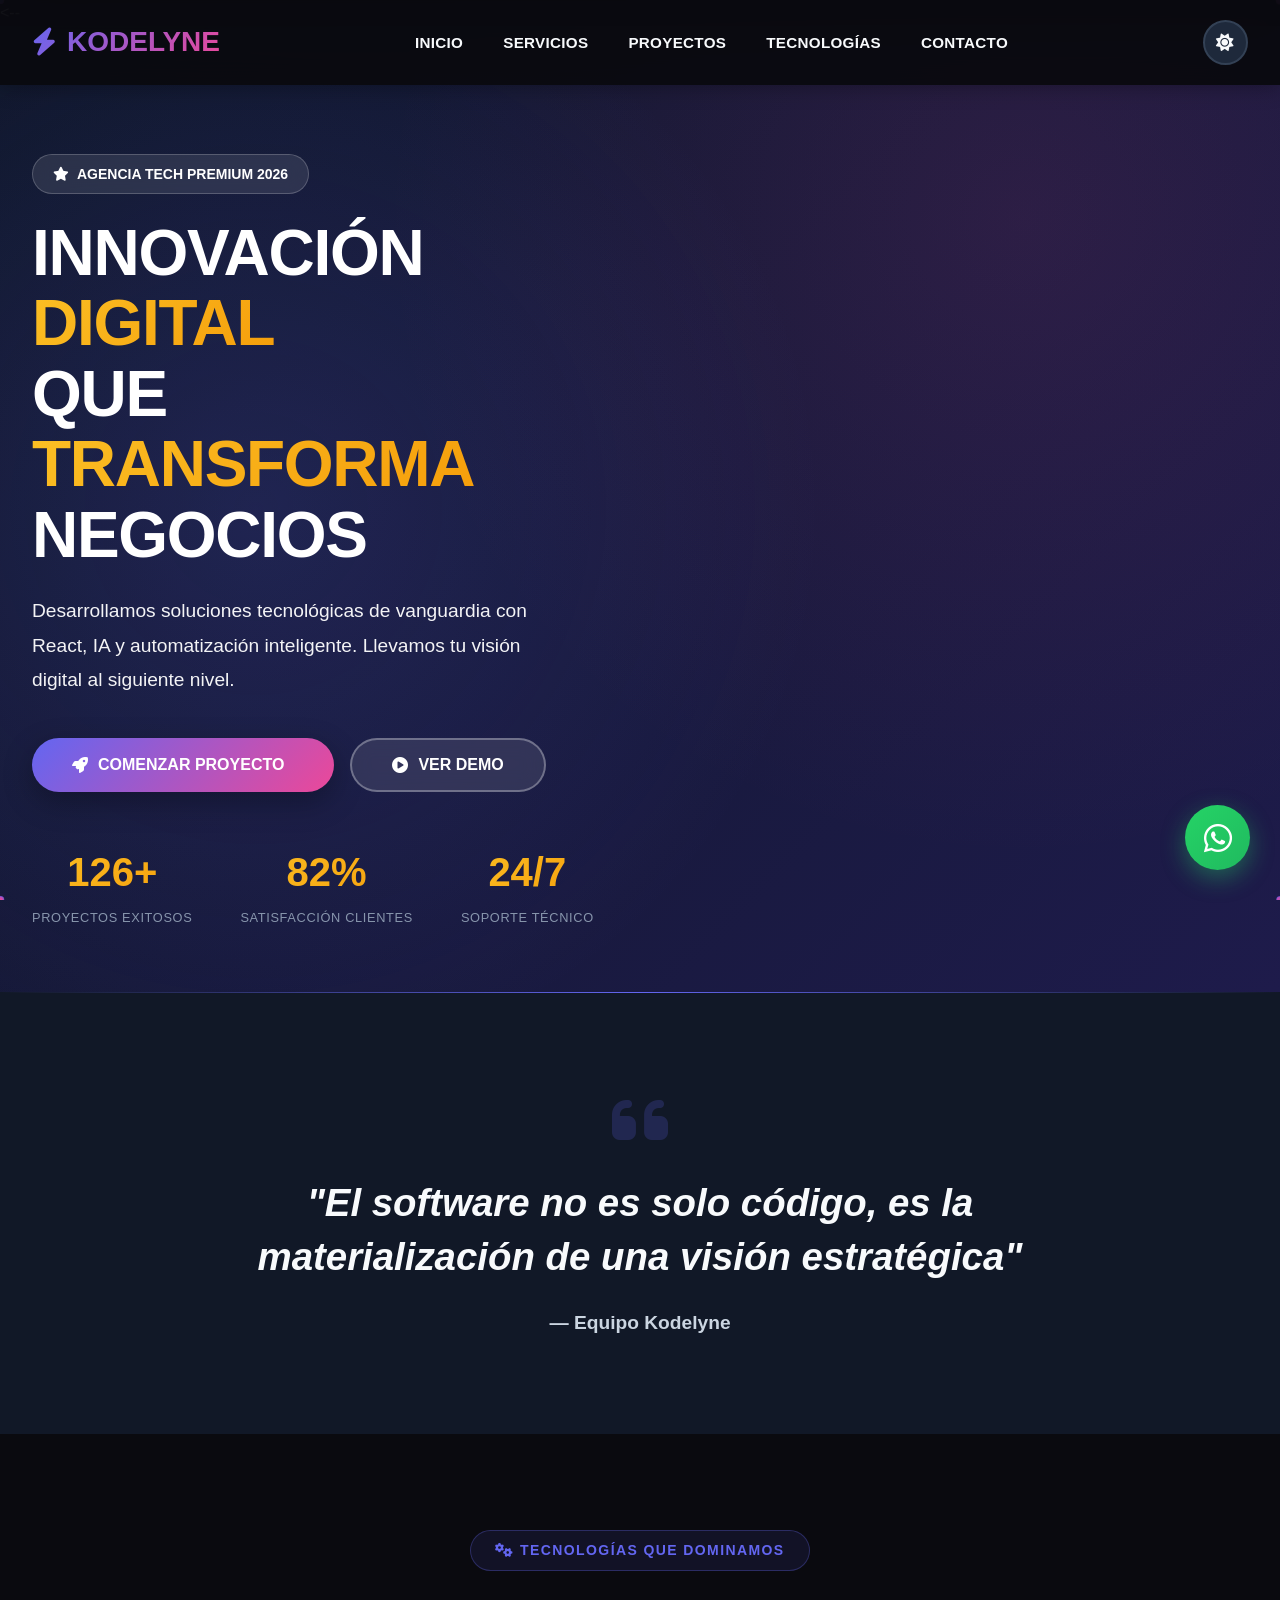
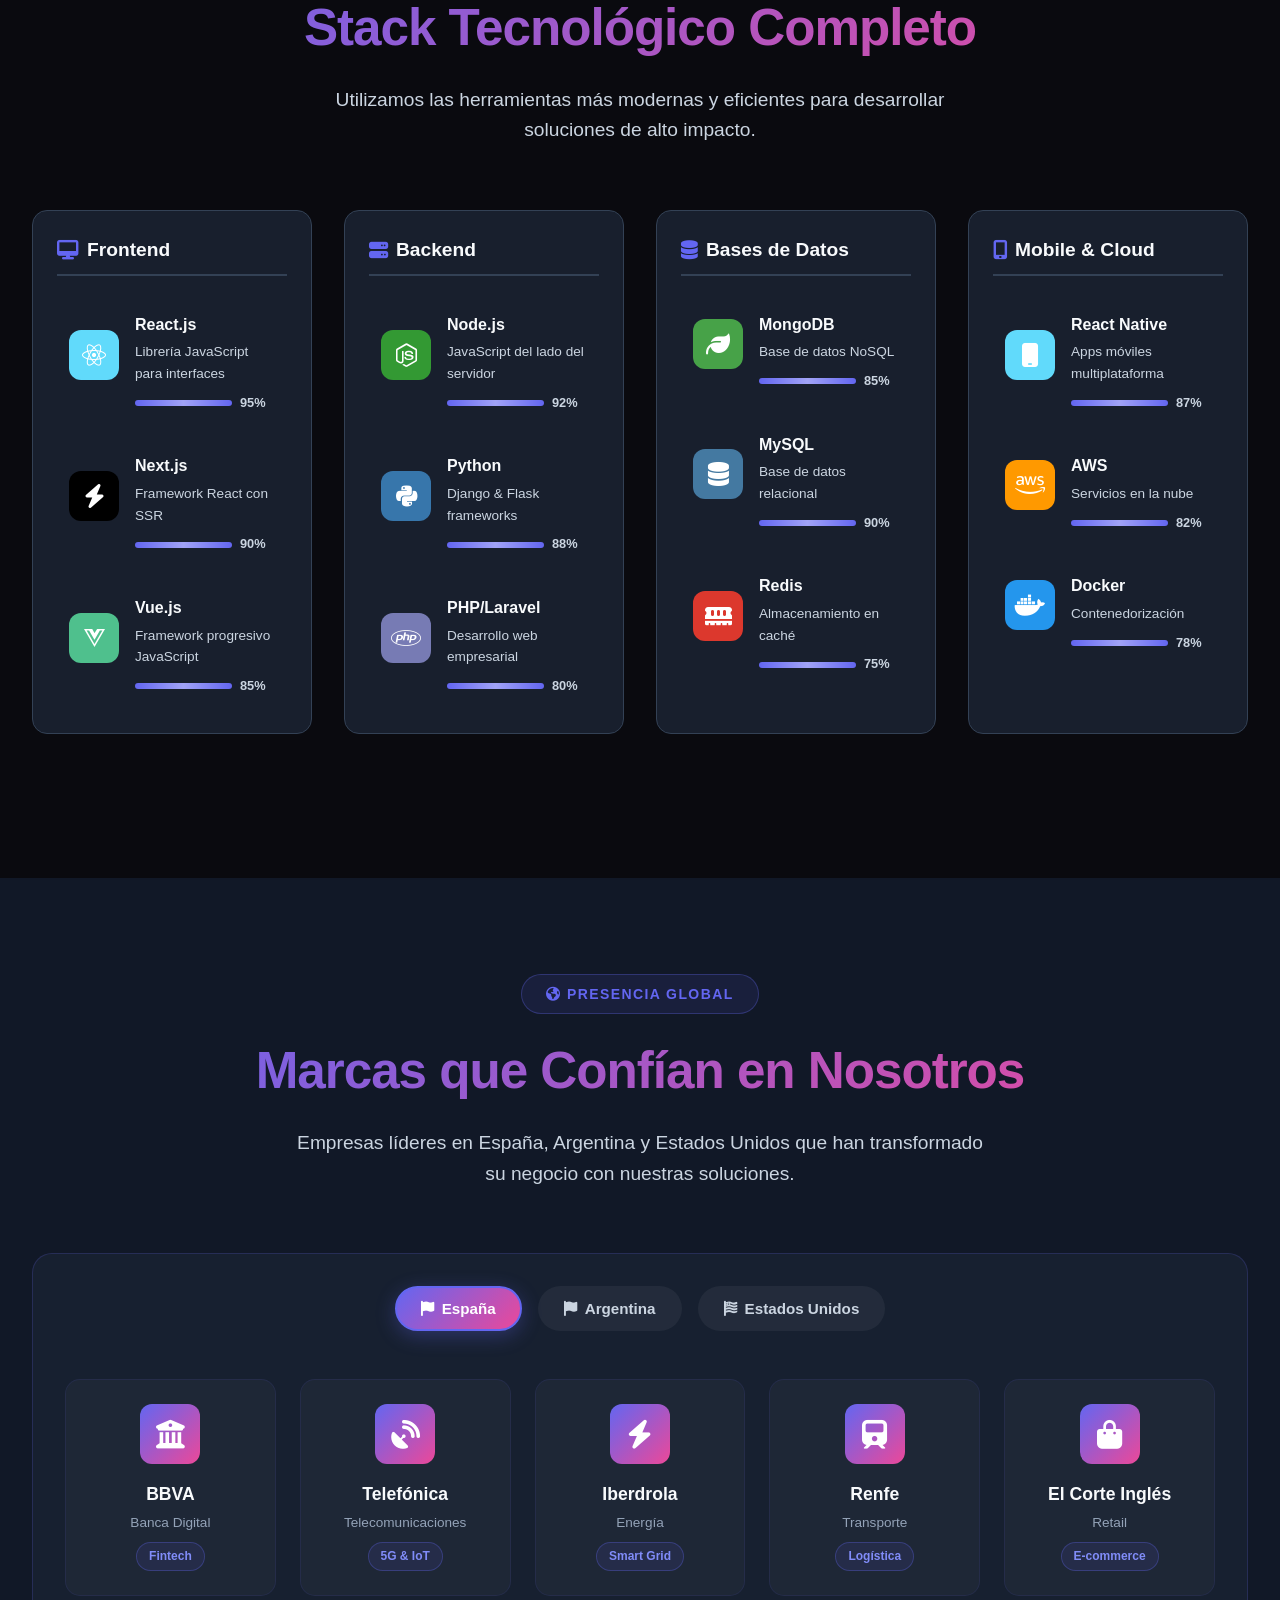
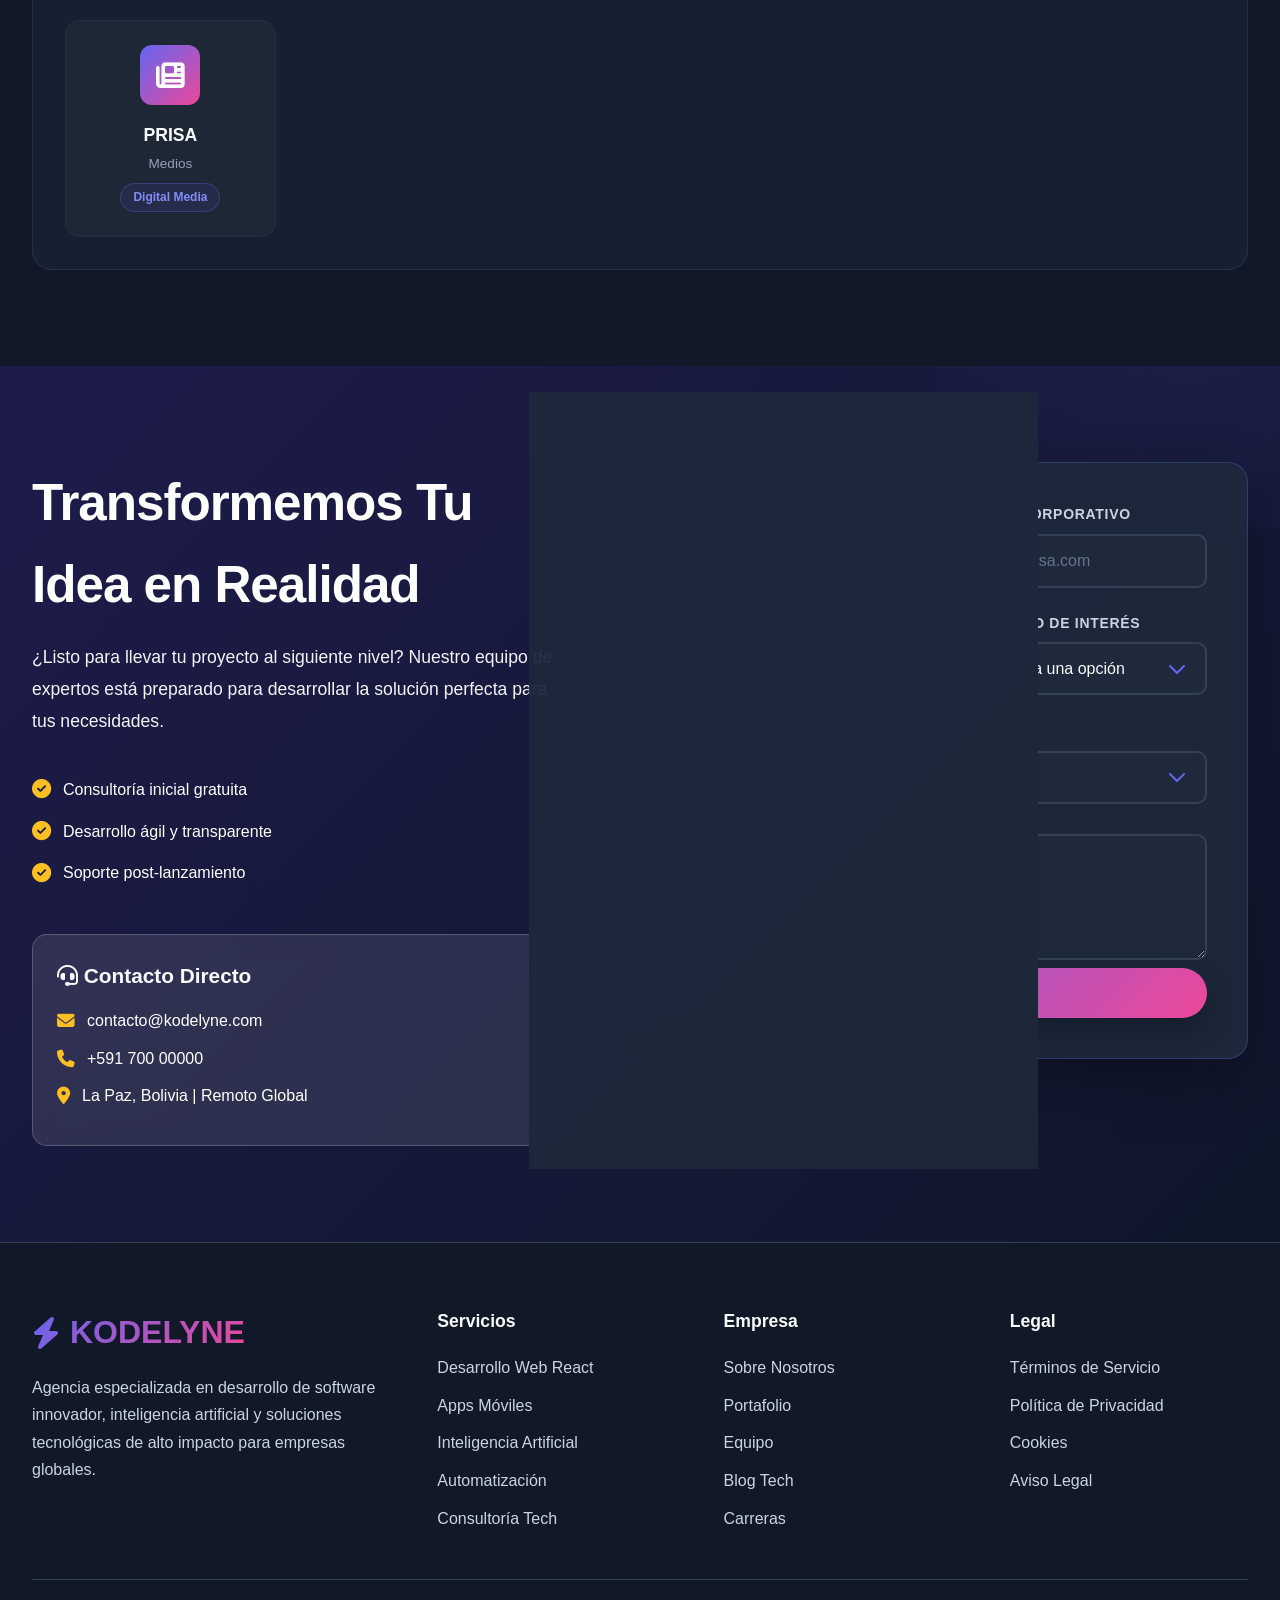
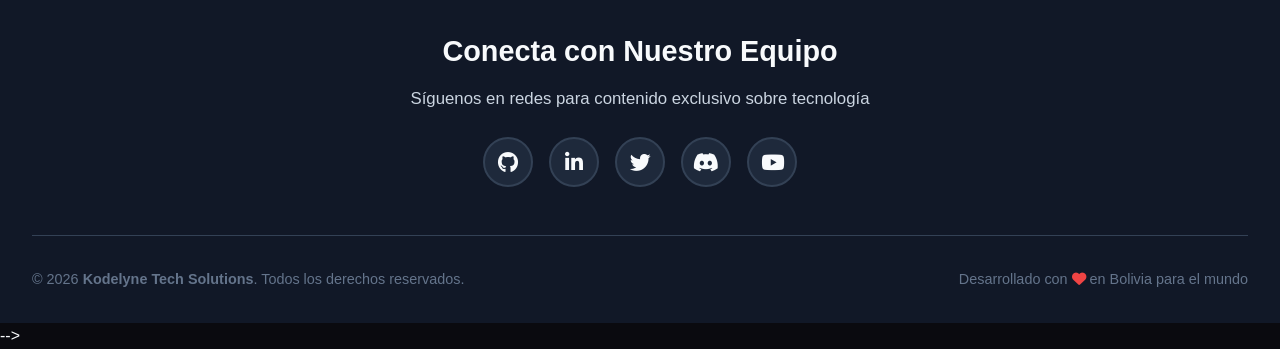
<file: kodeLyne3.html>
<--<!DOCTYPE html>
<html lang="es">
<head>
    <meta charset="UTF-8">
    <meta name="viewport" content="width=device-width, initial-scale=1.0">
    <title>Kodelyne - Consultoría Tech Innovadora</title>
    
    <!-- SOLO CSS y FontAwesome -->
    <link rel="stylesheet" href="/css/styles.css">
    <link rel="stylesheet" href="https://cdnjs.cloudflare.com/ajax/libs/font-awesome/6.4.0/css/all.min.css">
    
    <!-- Precarga de fuentes -->
    <link rel="preconnect" href="https://fonts.googleapis.com">
    <link rel="preconnect" href="https://fonts.gstatic.com" crossorigin>
    <link href="https://fonts.googleapis.com/css2?family=Inter:wght@300;400;500;600;700;800;900&family=JetBrains+Mono:wght@400;500&display=swap" rel="stylesheet">
</head>
<body data-theme="dark">
<!-- NAVBAR -->
<nav class="navbar">
    <div class="container">
        <div class="logo">
            <i class="fas fa-bolt"></i> <span>KODELYNE</span>
        </div>
        <ul class="nav-links">
            <li><a href="#inicio" class="nav-link">INICIO</a></li>
            <li><a href="#servicios" class="nav-link">SERVICIOS</a></li>
            <li><a href="#proyectos" class="nav-link">PROYECTOS</a></li>
            <li><a href="#tecnologias" class="nav-link">TECNOLOGÍAS</a></li>
            <li><a href="#contacto" class="nav-link">CONTACTO</a></li>
        </ul>
        <div class="navbar-actions">
            <button class="theme-toggle" id="themeToggle">
                <i class="fas fa-sun"></i>
            </button>
            <div class="hamburger" id="hamburger">
                <span></span>
                <span></span>
                <span></span>
            </div>
        </div>
    </div>
</nav>

<!-- HERO SECTION -->
<section class="hero" id="inicio">
    <div class="hero-background">
        <div class="particles-container" id="particles"></div>
        <div class="hero-gradient"></div>
        <div class="floating-shapes">
            <div class="shape shape-1"></div>
            <div class="shape shape-2"></div>
            <div class="shape shape-3"></div>
        </div>
    </div>
    
    <div class="container hero-container">
        <div class="hero-content">
            <div class="hero-badge fade-in">
                <i class="fas fa-star"></i>
                <span>AGENCIA TECH PREMIUM 2026</span>
            </div>
            
            <h1 class="fade-in-delay">
                INNOVACIÓN <span class="gradient-text">DIGITAL</span><br>
                QUE <span class="gradient-text">TRANSFORMA</span> NEGOCIOS
            </h1>
            
            <p class="fade-in-delay-2">
                Desarrollamos soluciones tecnológicas de vanguardia con React, IA y automatización inteligente. 
                Llevamos tu visión digital al siguiente nivel.
            </p>
            
            <div class="hero-cta fade-in-delay-3">
                <button class="btn-primary">
                    <i class="fas fa-rocket"></i> COMENZAR PROYECTO
                    <span class="btn-ripple"></span>
                </button>
                <button class="btn-secondary">
                    <i class="fas fa-play-circle"></i> VER DEMO
                </button>
            </div>
            
            <div class="hero-stats fade-in-delay-4">
                <div class="stat-item">
                    <div class="stat-number" data-count="150">0+</div>
                    <div class="stat-label">PROYECTOS EXITOSOS</div>
                </div>
                <div class="stat-item">
                    <div class="stat-number" data-count="98">0%</div>
                    <div class="stat-label">SATISFACCIÓN CLIENTES</div>
                </div>
                <div class="stat-item">
                    <div class="stat-number">24/7</div>
                    <div class="stat-label">SOPORTE TÉCNICO</div>
                </div>
            </div>
        </div>
        
        <div class="hero-visual">
            <div class="phone-mockup">
                <div class="phone-frame">
                    <div class="phone-notch"></div>
                    <div class="phone-screen">
                        <div class="screen-content">
                            <div class="app-header">
                                <div class="app-dot"></div>
                                <div class="app-dot"></div>
                                <div class="app-dot"></div>
                            </div>
                            <div class="app-card app-card-1"></div>
                            <div class="app-card app-card-2"></div>
                            <div class="app-card app-card-3"></div>
                        </div>
                    </div>
                </div>
                <div class="phone-button"></div>
                <div class="phone-shadow"></div>
            </div>
        </div>
    </div>
</section>

<!-- QUOTE SECTION -->
<section class="quote-section">
    <div class="container">
        <div class="quote-content">
            <div class="quote-icon">
                <i class="fas fa-quote-left"></i>
            </div>
            <h2 class="quote-text">
                "El software no es solo código, es la materialización de una visión estratégica"
            </h2>
            <p class="quote-author">— Equipo Kodelyne</p>
        </div>
    </div>
</section>

<!-- SERVICIOS -->
<!-- Reemplaza la sección de servicios con esto: -->
<section class="servicios" id="servicios">
    <div class="container">
        <div class="section-header">
            <div class="section-badge">
                <i class="fas fa-cogs"></i> TECNOLOGÍAS QUE DOMINAMOS
            </div>
            <h2 class="section-title">Stack Tecnológico Completo</h2>
            <p class="section-description">
                Utilizamos las herramientas más modernas y eficientes para desarrollar soluciones de alto impacto.
            </p>
        </div>
        
        <div class="tech-stack-grid">
            <!-- Frontend -->
            <div class="tech-category">
                <h3 class="tech-category-title">
                    <i class="fas fa-desktop"></i> Frontend
                </h3>
                <div class="tech-list">
                    <div class="tech-item">
                        <div class="tech-icon react">
                            <i class="fab fa-react"></i>
                        </div>
                        <div class="tech-info">
                            <h4>React.js</h4>
                            <p>Librería JavaScript para interfaces</p>
                            <div class="tech-level">
                                <div class="level-bar" style="width: 95%"></div>
                                <span>95%</span>
                            </div>
                        </div>
                    </div>
                    
                    <div class="tech-item">
                        <div class="tech-icon next">
                            <i class="fas fa-bolt"></i>
                        </div>
                        <div class="tech-info">
                            <h4>Next.js</h4>
                            <p>Framework React con SSR</p>
                            <div class="tech-level">
                                <div class="level-bar" style="width: 90%"></div>
                                <span>90%</span>
                            </div>
                        </div>
                    </div>
                    
                    <div class="tech-item">
                        <div class="tech-icon vue">
                            <i class="fab fa-vuejs"></i>
                        </div>
                        <div class="tech-info">
                            <h4>Vue.js</h4>
                            <p>Framework progresivo JavaScript</p>
                            <div class="tech-level">
                                <div class="level-bar" style="width: 85%"></div>
                                <span>85%</span>
                            </div>
                        </div>
                    </div>
                </div>
            </div>
            
            <!-- Backend -->
            <div class="tech-category">
                <h3 class="tech-category-title">
                    <i class="fas fa-server"></i> Backend
                </h3>
                <div class="tech-list">
                    <div class="tech-item">
                        <div class="tech-icon node">
                            <i class="fab fa-node-js"></i>
                        </div>
                        <div class="tech-info">
                            <h4>Node.js</h4>
                            <p>JavaScript del lado del servidor</p>
                            <div class="tech-level">
                                <div class="level-bar" style="width: 92%"></div>
                                <span>92%</span>
                            </div>
                        </div>
                    </div>
                    
                    <div class="tech-item">
                        <div class="tech-icon python">
                            <i class="fab fa-python"></i>
                        </div>
                        <div class="tech-info">
                            <h4>Python</h4>
                            <p>Django & Flask frameworks</p>
                            <div class="tech-level">
                                <div class="level-bar" style="width: 88%"></div>
                                <span>88%</span>
                            </div>
                        </div>
                    </div>
                    
                    <div class="tech-item">
                        <div class="tech-icon php">
                            <i class="fab fa-php"></i>
                        </div>
                        <div class="tech-info">
                            <h4>PHP/Laravel</h4>
                            <p>Desarrollo web empresarial</p>
                            <div class="tech-level">
                                <div class="level-bar" style="width: 80%"></div>
                                <span>80%</span>
                            </div>
                        </div>
                    </div>
                </div>
            </div>
            
            <!-- Bases de Datos -->
            <div class="tech-category">
                <h3 class="tech-category-title">
                    <i class="fas fa-database"></i> Bases de Datos
                </h3>
                <div class="tech-list">
                    <div class="tech-item">
                        <div class="tech-icon mongo">
                            <i class="fas fa-leaf"></i>
                        </div>
                        <div class="tech-info">
                            <h4>MongoDB</h4>
                            <p>Base de datos NoSQL</p>
                            <div class="tech-level">
                                <div class="level-bar" style="width: 85%"></div>
                                <span>85%</span>
                            </div>
                        </div>
                    </div>
                    
                    <div class="tech-item">
                        <div class="tech-icon mysql">
                            <i class="fas fa-database"></i>
                        </div>
                        <div class="tech-info">
                            <h4>MySQL</h4>
                            <p>Base de datos relacional</p>
                            <div class="tech-level">
                                <div class="level-bar" style="width: 90%"></div>
                                <span>90%</span>
                            </div>
                        </div>
                    </div>
                    
                    <div class="tech-item">
                        <div class="tech-icon redis">
                            <i class="fas fa-memory"></i>
                        </div>
                        <div class="tech-info">
                            <h4>Redis</h4>
                            <p>Almacenamiento en caché</p>
                            <div class="tech-level">
                                <div class="level-bar" style="width: 75%"></div>
                                <span>75%</span>
                            </div>
                        </div>
                    </div>
                </div>
            </div>
            
            <!-- Mobile & Cloud -->
            <div class="tech-category">
                <h3 class="tech-category-title">
                    <i class="fas fa-mobile-alt"></i> Mobile & Cloud
                </h3>
                <div class="tech-list">
                    <div class="tech-item">
                        <div class="tech-icon react-native">
                            <i class="fas fa-mobile"></i>
                        </div>
                        <div class="tech-info">
                            <h4>React Native</h4>
                            <p>Apps móviles multiplataforma</p>
                            <div class="tech-level">
                                <div class="level-bar" style="width: 87%"></div>
                                <span>87%</span>
                            </div>
                        </div>
                    </div>
                    
                    <div class="tech-item">
                        <div class="tech-icon aws">
                            <i class="fab fa-aws"></i>
                        </div>
                        <div class="tech-info">
                            <h4>AWS</h4>
                            <p>Servicios en la nube</p>
                            <div class="tech-level">
                                <div class="level-bar" style="width: 82%"></div>
                                <span>82%</span>
                            </div>
                        </div>
                    </div>
                    
                    <div class="tech-item">
                        <div class="tech-icon docker">
                            <i class="fab fa-docker"></i>
                        </div>
                        <div class="tech-info">
                            <h4>Docker</h4>
                            <p>Contenedorización</p>
                            <div class="tech-level">
                                <div class="level-bar" style="width: 78%"></div>
                                <span>78%</span>
                            </div>
                        </div>
                    </div>
                </div>
            </div>
        </div>
    </div>
</section>

<!-- TECNOLOGÍAS -->

        
        <div class="tech-grid" id="techGrid">
            <!-- Tecnologías se cargarán dinámicamente -->
        </div>
    </div>
</section>

<!-- CLIENTES -->
<!-- Reemplaza la sección de clientes con esto: -->
<section class="clientes" id="clientes">
    <div class="container">
        <div class="section-header">
            <div class="section-badge">
                <i class="fas fa-globe-americas"></i> PRESENCIA GLOBAL
            </div>
            <h2 class="section-title">Marcas que Confían en Nosotros</h2>
            <p class="section-description">
                Empresas líderes en España, Argentina y Estados Unidos que han transformado su negocio con nuestras soluciones.
            </p>
        </div>
        
        <div class="marcas-container">
            <!-- Pestañas por país -->
            <div class="marcas-tabs">
                <button class="tab-btn active" data-country="espana">
                    <i class="fas fa-flag"></i> España
                </button>
                <button class="tab-btn" data-country="argentina">
                    <i class="fas fa-flag"></i> Argentina
                </button>
                <button class="tab-btn" data-country="usa">
                    <i class="fas fa-flag-usa"></i> Estados Unidos
                </button>
            </div>
            
            <!-- Contenido de pestañas -->
            <div class="marcas-content">
                <!-- España -->
                <div class="marcas-grid active" id="espana">
                    <div class="marca-card">
                        <div class="marca-logo">
                            <i class="fas fa-university"></i>
                        </div>
                        <h3>BBVA</h3>
                        <p>Banca Digital</p>
                        <span class="marca-tag">Fintech</span>
                    </div>
                    
                    <div class="marca-card">
                        <div class="marca-logo">
                            <i class="fas fa-satellite-dish"></i>
                        </div>
                        <h3>Telefónica</h3>
                        <p>Telecomunicaciones</p>
                        <span class="marca-tag">5G & IoT</span>
                    </div>
                    
                    <div class="marca-card">
                        <div class="marca-logo">
                            <i class="fas fa-bolt"></i>
                        </div>
                        <h3>Iberdrola</h3>
                        <p>Energía</p>
                        <span class="marca-tag">Smart Grid</span>
                    </div>
                    
                    <div class="marca-card">
                        <div class="marca-logo">
                            <i class="fas fa-train"></i>
                        </div>
                        <h3>Renfe</h3>
                        <p>Transporte</p>
                        <span class="marca-tag">Logística</span>
                    </div>
                    
                    <div class="marca-card">
                        <div class="marca-logo">
                            <i class="fas fa-shopping-bag"></i>
                        </div>
                        <h3>El Corte Inglés</h3>
                        <p>Retail</p>
                        <span class="marca-tag">E-commerce</span>
                    </div>
                    
                    <div class="marca-card">
                        <div class="marca-logo">
                            <i class="fas fa-newspaper"></i>
                        </div>
                        <h3>PRISA</h3>
                        <p>Medios</p>
                        <span class="marca-tag">Digital Media</span>
                    </div>
                </div>
                
                <!-- Argentina -->
                <div class="marcas-grid" id="argentina">
                    <div class="marca-card">
                        <div class="marca-logo">
                            <i class="fas fa-shopping-cart"></i>
                        </div>
                        <h3>Mercado Libre</h3>
                        <p>E-commerce</p>
                        <span class="marca-tag">Marketplace</span>
                    </div>
                    
                    <div class="marca-card">
                        <div class="marca-logo">
                            <i class="fas fa-newspaper"></i>
                        </div>
                        <h3>Grupo Clarín</h3>
                        <p>Medios</p>
                        <span class="marca-tag">Digital Media</span>
                    </div>
                    
                    <div class="marca-card">
                        <div class="marca-logo">
                            <i class="fas fa-oil-can"></i>
                        </div>
                        <h3>YPF</h3>
                        <p>Energía</p>
                        <span class="marca-tag">Oil & Gas</span>
                    </div>
                    
                    <div class="marca-card">
                        <div class="marca-logo">
                            <i class="fas fa-truck"></i>
                        </div>
                        <h3>Andreani</h3>
                        <p>Logística</p>
                        <span class="marca-tag">Delivery</span>
                    </div>
                    
                    <div class="marca-card">
                        <div class="marca-logo">
                            <i class="fas fa-utensils"></i>
                        </div>
                        <h3>Arcor</h3>
                        <p>Alimentos</p>
                        <span class="marca-tag">FMCG</span>
                    </div>
                    
                    <div class="marca-card">
                        <div class="marca-logo">
                            <i class="fas fa-bank"></i>
                        </div>
                        <h3>Banco Galicia</h3>
                        <p>Banca</p>
                        <span class="marca-tag">Fintech</span>
                    </div>
                </div>
                
                <!-- Estados Unidos (menor renombre) -->
                <div class="marcas-grid" id="usa">
                    <div class="marca-card">
                        <div class="marca-logo">
                            <i class="fas fa-cloud"></i>
                        </div>
                        <h3>DigitalOcean</h3>
                        <p>Cloud Hosting</p>
                        <span class="marca-tag">Infraestructura</span>
                    </div>
                    
                    <div class="marca-card">
                        <div class="marca-logo">
                            <i class="fas fa-chart-line"></i>
                        </div>
                        <h3>HubSpot</h3>
                        <p>Marketing</p>
                        <span class="marca-tag">CRM</span>
                    </div>
                    
                    <div class="marca-card">
                        <div class="marca-logo">
                            <i class="fas fa-code"></i>
                        </div>
                        <h3>GitLab</h3>
                        <p>DevOps</p>
                        <span class="marca-tag">CI/CD</span>
                    </div>
                    
                    <div class="marca-card">
                        <div class="marca-logo">
                            <i class="fas fa-database"></i>
                        </div>
                        <h3>MongoDB Inc.</h3>
                        <p>Base de Datos</p>
                        <span class="marca-tag">NoSQL</span>
                    </div>
                    
                    <div class="marca-card">
                        <div class="marca-logo">
                            <i class="fas fa-palette"></i>
                        </div>
                        <h3>Figma</h3>
                        <p>Diseño</p>
                        <span class="marca-tag">UI/UX</span>
                    </div>
                    
                    <div class="marca-card">
                        <div class="marca-logo">
                            <i class="fas fa-comments"></i>
                        </div>
                        <h3>Twilio</h3>
                        <p>Comunicaciones</p>
                        <span class="marca-tag">APIs</span>
                    </div>
                </div>
            </div>
        </div>
    </div>
</section>

<!-- CONTACTO -->
<section class="contacto" id="contacto">
    <div class="container">
        <div class="contacto-wrapper">
            <div class="contacto-info">
                <h2 class="section-title">Transformemos Tu Idea en Realidad</h2>
                <p class="contacto-description">
                    ¿Listo para llevar tu proyecto al siguiente nivel? Nuestro equipo de expertos está preparado para desarrollar la solución perfecta para tus necesidades.
                </p>
                
                <div class="contacto-features">
                    <div class="feature-item">
                        <i class="fas fa-check-circle"></i>
                        <span>Consultoría inicial gratuita</span>
                    </div>
                    <div class="feature-item">
                        <i class="fas fa-check-circle"></i>
                        <span>Desarrollo ágil y transparente</span>
                    </div>
                    <div class="feature-item">
                        <i class="fas fa-check-circle"></i>
                        <span>Soporte post-lanzamiento</span>
                    </div>
                </div>
                
                <div class="contacto-direct">
                    <h3><i class="fas fa-headset"></i> Contacto Directo</h3>
                    <div class="contact-item">
                        <i class="fas fa-envelope"></i>
                        <a href="mailto:contacto@kodelyne.com">contacto@kodelyne.com</a>
                    </div>
                    <div class="contact-item">
                        <i class="fas fa-phone"></i>
                        <a href="tel:+59170000000">+591 700 00000</a>
                    </div>
                    <div class="contact-item">
                        <i class="fas fa-map-marker-alt"></i>
                        <span>La Paz, Bolivia | Remoto Global</span>
                    </div>
                </div>
            </div>
            
            <div class="formulario-contacto">
                <form id="formularioContacto">
                    <div class="form-row">
                        <div class="form-group">
                            <label for="nombre"><i class="fas fa-user"></i> Nombre Completo</label>
                            <input type="text" id="nombre" class="input-field" placeholder="Ingresa tu nombre" required>
                        </div>
                        <div class="form-group">
                            <label for="email"><i class="fas fa-envelope"></i> Email Corporativo</label>
                            <input type="email" id="email" class="input-field" placeholder="tu@empresa.com" required>
                        </div>
                    </div>
                    
                    <div class="form-row">
                        <div class="form-group">
                            <label for="telefono"><i class="fas fa-phone"></i> Teléfono</label>
                            <input type="tel" id="telefono" class="input-field" placeholder="+591 XXX XXX">
                        </div>
                        <div class="form-group">
                            <label for="servicio"><i class="fas fa-cogs"></i> Servicio de Interés</label>
                            <select id="servicio" class="input-field" required>
                                <option value="">Selecciona una opción</option>
                                <option value="react">Desarrollo React/Next.js</option>
                                <option value="mobile">Apps Móviles</option>
                                <option value="ia">Inteligencia Artificial</option>
                                <option value="automation">Automatización N8N</option>
                                <option value="consulting">Consultoría Tech</option>
                                <option value="other">Otro Proyecto</option>
                            </select>
                        </div>
                    </div>
                    
                    <div class="form-group">
                        <label for="presupuesto"><i class="fas fa-dollar-sign"></i> Presupuesto Aproximado</label>
                        <select id="presupuesto" class="input-field">
                            <option value="">Selecciona un rango</option>
                            <option value="1-5">$1,000 - $5,000</option>
                            <option value="5-15">$5,000 - $15,000</option>
                            <option value="15-30">$15,000 - $30,000</option>
                            <option value="30+">$30,000+ (Proyecto empresarial)</option>
                            <option value="undefined">Por definir</option>
                        </select>
                    </div>
                    
                    <div class="form-group">
                        <label for="mensaje"><i class="fas fa-comment-alt"></i> Detalles del Proyecto</label>
                        <textarea id="mensaje" class="input-field" placeholder="Describe tu proyecto, objetivos y requerimientos..." rows="5" required></textarea>
                    </div>
                    
                    <button type="submit" class="btn-primary btn-submit">
                        <i class="fas fa-paper-plane"></i> ENVIAR PROPUESTA
                    </button>
                </form>
            </div>
        </div>
    </div>
</section>

<!-- FOOTER -->
<footer class="footer">
    <div class="container">
        <div class="footer-content">
          <!-- Reemplaza la parte del footer brand con esto: -->
<div class="footer-brand">
    <a href="#inicio" class="logo footer-logo">
        <i class="fas fa-bolt"></i> 
        <span>KODELYNE</span>
    </a>
    <p class="footer-description">
        Agencia especializada en desarrollo de software innovador, inteligencia artificial y soluciones tecnológicas de alto impacto para empresas globales.
    </p>
</div>
            
            <div class="footer-column">
                <h4>Servicios</h4>
                <ul>
                    <li><a href="#">Desarrollo Web React</a></li>
                    <li><a href="#">Apps Móviles</a></li>
                    <li><a href="#">Inteligencia Artificial</a></li>
                    <li><a href="#">Automatización</a></li>
                    <li><a href="#">Consultoría Tech</a></li>
                </ul>
            </div>
            
            <div class="footer-column">
                <h4>Empresa</h4>
                <ul>
                    <li><a href="#">Sobre Nosotros</a></li>
                    <li><a href="#">Portafolio</a></li>
                    <li><a href="#">Equipo</a></li>
                    <li><a href="#">Blog Tech</a></li>
                    <li><a href="#">Carreras</a></li>
                </ul>
            </div>
            
            <div class="footer-column">
                <h4>Legal</h4>
                <ul>
                    <li><a href="#">Términos de Servicio</a></li>
                    <li><a href="#">Política de Privacidad</a></li>
                    <li><a href="#">Cookies</a></li>
                    <li><a href="#">Aviso Legal</a></li>
                </ul>
            </div>
        </div>
        
        <div class="footer-social">
            <h3>Conecta con Nuestro Equipo</h3>
            <p>Síguenos en redes para contenido exclusivo sobre tecnología</p>
            <div class="social-links">
                <a href="#" class="social-link">
                    <i class="fab fa-github"></i>
                </a>
                <a href="#" class="social-link">
                    <i class="fab fa-linkedin-in"></i>
                </a>
                <a href="#" class="social-link">
                    <i class="fab fa-twitter"></i>
                </a>
                <a href="#" class="social-link">
                    <i class="fab fa-discord"></i>
                </a>
                <a href="#" class="social-link">
                    <i class="fab fa-youtube"></i>
                </a>
            </div>
        </div>
        
        <div class="footer-bottom">
            <p>© 2026 <strong>Kodelyne Tech Solutions</strong>. Todos los derechos reservados.</p>
            <p>Desarrollado con <i class="fas fa-heart"></i> en Bolivia para el mundo</p>
        </div>
    </div>
</footer>

<!-- BOTONES FLOTANTES -->
<button class="scroll-top" id="scrollTop">
    <i class="fas fa-arrow-up"></i>
</button>

<a href="https://wa.me/59170000000?text=Hola%20Kodelyne%2C%20vi%20su%20web%20y%20me%20interesa%20saber%20m%C3%A1s" 
   class="whatsapp-btn" target="_blank">
    <i class="fab fa-whatsapp"></i>
</a>

<!-- REACT ROOT -->
<div id="react-root"></div>

<!-- AL FINAL DEL BODY: -->
    <script src="/js/script.js"></script>
    <script src="/js/particles.js"></script>
    
    <!-- Script de inicialización -->
    <script>
        document.addEventListener('DOMContentLoaded', function() {
            console.log('🚀 Kodelyne inicializado');
            // Tu código de inicialización aquí
        });
    </script>
</body>
</html>-->
</file>
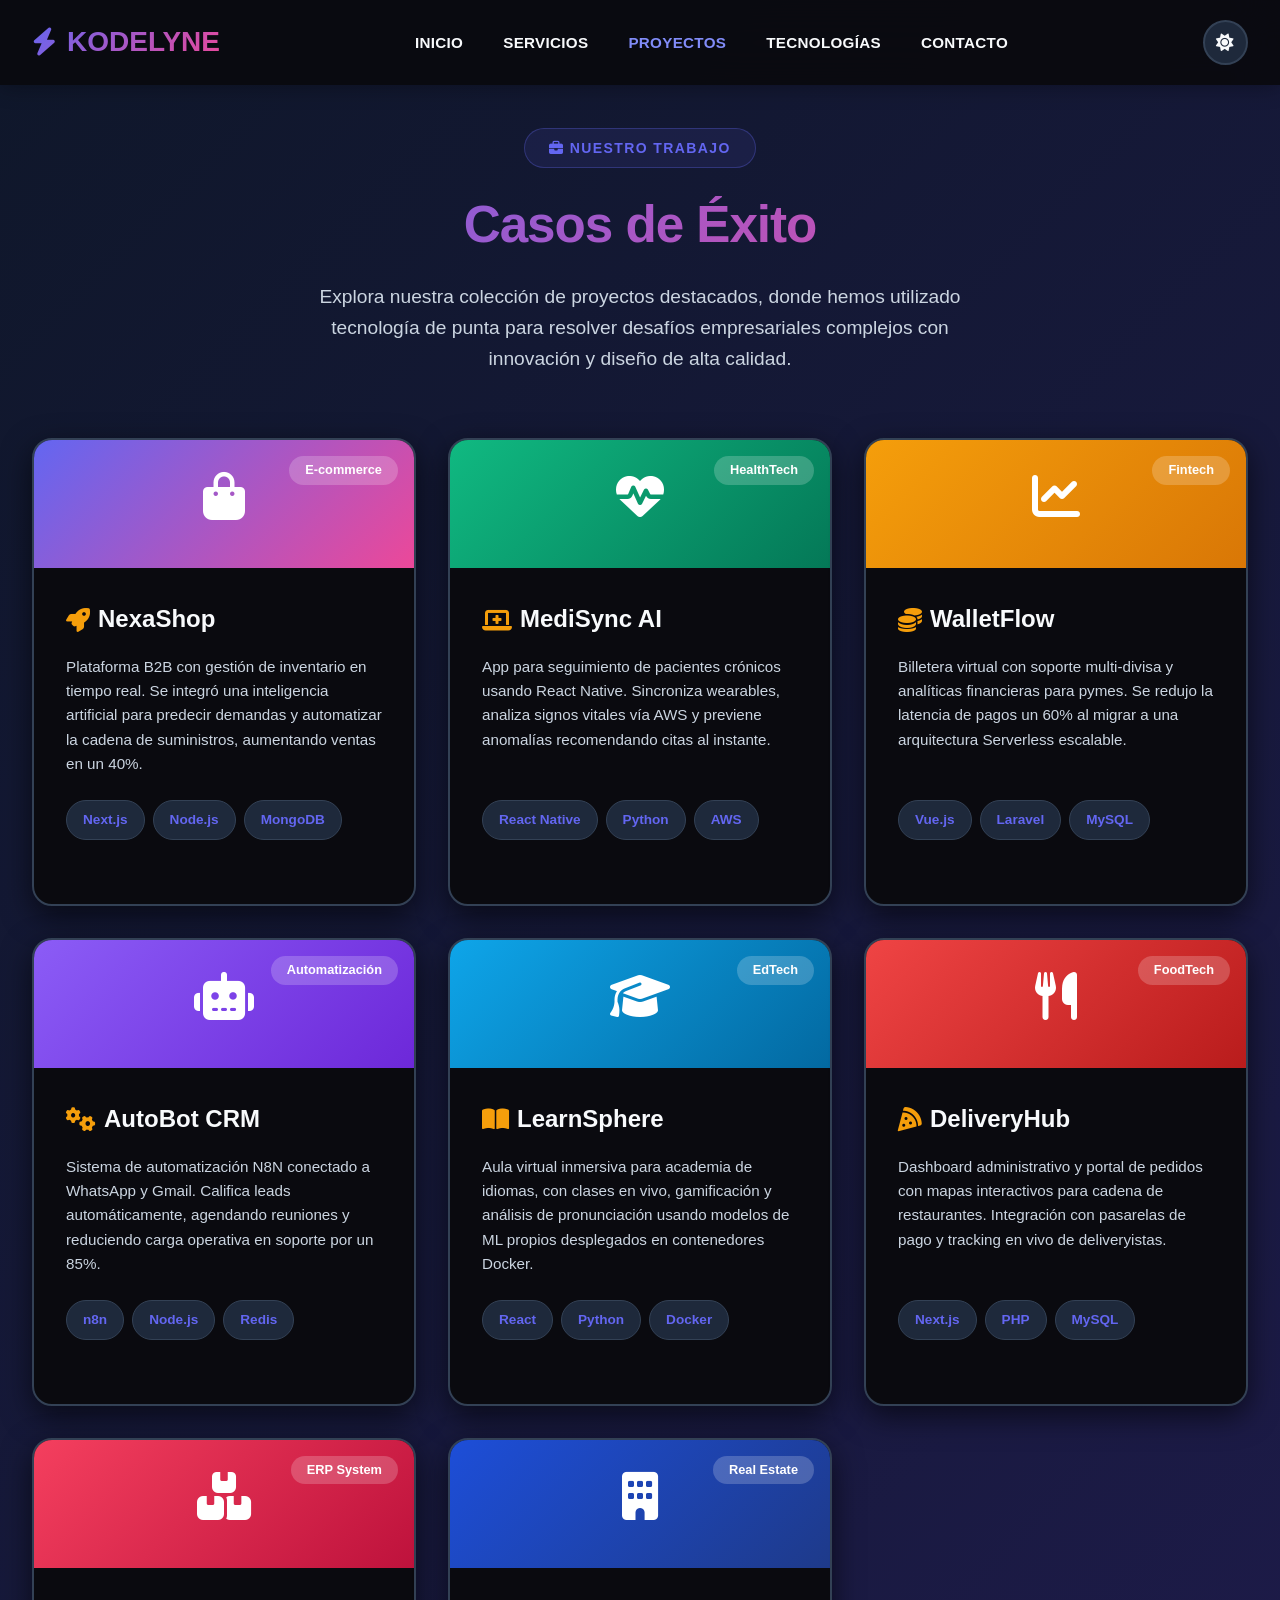
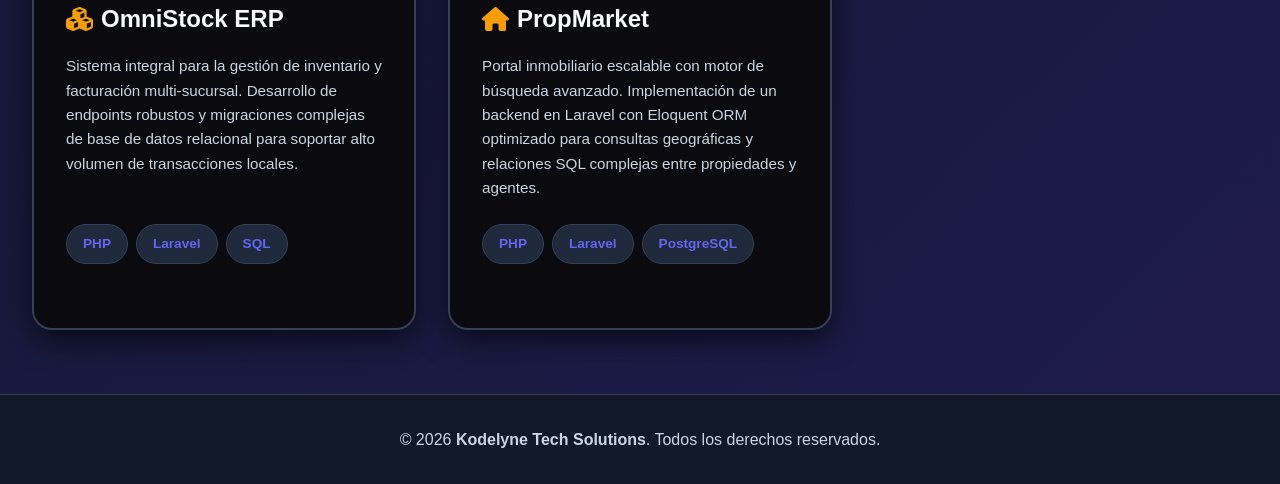
<file: proyectos.html>
<!DOCTYPE html>
<html lang="es">

<head>
    <meta charset="UTF-8">
    <meta name="viewport" content="width=device-width, initial-scale=1.0">
    <title>Proyectos - Kodelyne</title>
    <!-- CSS y FontAwesome -->
    <link rel="stylesheet" href="./css/styles.css">
    <link rel="stylesheet" href="https://cdnjs.cloudflare.com/ajax/libs/font-awesome/6.4.0/css/all.min.css">
    <!-- Precarga de fuentes -->
    <link rel="preconnect" href="https://fonts.googleapis.com">
    <link rel="preconnect" href="https://fonts.gstatic.com" crossorigin>
    <link
        href="https://fonts.googleapis.com/css2?family=Inter:wght@300;400;500;600;700;800;900&family=JetBrains+Mono:wght@400;500&display=swap"
        rel="stylesheet">
    <style>
        .proyectos-page {
            padding: 8rem 0 4rem;
            min-height: 100vh;
            background: linear-gradient(135deg, #0f172a 0%, #1e1b4b 100%);
        }

        .proyectos-grid {
            display: grid;
            grid-template-columns: repeat(auto-fit, minmax(320px, 1fr));
            gap: 2rem;
            margin-top: 3rem;
        }

        /* Ajuste de título para proyectos independientes */
        .proyectos-header {
            text-align: center;
            margin-bottom: 4rem;
            color: white;
            animation: fadeInUp 0.8s ease-out;
        }
    </style>
</head>

<body data-theme="dark">
    <!-- NAVBAR (reducido para páginas secundarias) -->
    <nav class="navbar">
        <div class="container">
            <div class="logo">
                <a href="index.html"
                    style="text-decoration:none; color:inherit; display:flex; align-items:center; gap:0.625rem;">
                    <i class="fas fa-bolt"></i> <span>KODELYNE</span>
                </a>
            </div>
            <ul class="nav-links">
                <li><a href="index.html#inicio" class="nav-link">INICIO</a></li>
                <li><a href="index.html#servicios" class="nav-link">SERVICIOS</a></li>
                <li><a href="proyectos.html" class="nav-link" style="color:#818cf8;">PROYECTOS</a></li>
                <li><a href="index.html#tecnologias" class="nav-link">TECNOLOGÍAS</a></li>
                <li><a href="index.html#contacto" class="nav-link">CONTACTO</a></li>
            </ul>
            <div class="navbar-actions">
                <button class="theme-toggle" id="themeToggle"><i class="fas fa-sun"></i></button>
            </div>
        </div>
    </nav>

    <!-- SECCIÓN PROYECTOS -->
    <section class="proyectos-page" id="proyectos">
        <div class="container">
            <div class="proyectos-header">
                <div class="section-badge"
                    style="background: rgba(99, 102, 241, 0.1); color: #6366f1; padding: 0.5rem 1.5rem; border-radius: 50px; font-size: 0.875rem; font-weight: 700; text-transform: uppercase; letter-spacing: 0.1em; display: inline-block; border: 1px solid rgba(99, 102, 241, 0.3); margin-bottom: 1rem;">
                    <i class="fas fa-briefcase"></i> NUESTRO TRABAJO
                </div>
                <h1 class="section-title"
                    style="font-size: clamp(2.5rem, 4vw, 3.5rem); font-weight: 900; background: linear-gradient(135deg, #6366f1, #ec4899); -webkit-background-clip: text; background-clip: text; -webkit-text-fill-color: transparent; margin-bottom: 1rem;">
                    Casos de Éxito</h1>
                <p class="section-description"
                    style="color: #cbd5e1; font-size: 1.2rem; max-width: 700px; margin: 0 auto;">
                    Explora nuestra colección de proyectos destacados, donde hemos utilizado tecnología de punta para
                    resolver desafíos empresariales complejos con innovación y diseño de alta calidad.
                </p>
            </div>

            <div class="proyectos-grid">
                <!-- Proyecto 1 -->
                <div class="proyecto-card">
                    <div class="proyecto-header">
                        <i class="fas fa-shopping-bag proyecto-icon"></i>
                        <span class="proyecto-categoria">E-commerce</span>
                    </div>
                    <div class="proyecto-content">
                        <h3 class="proyecto-title"><i class="fas fa-rocket"></i> NexaShop</h3>
                        <p class="proyecto-desc">Plataforma B2B con gestión de inventario en tiempo real. Se integró una
                            inteligencia artificial para predecir demandas y automatizar la cadena de suministros,
                            aumentando ventas en un 40%.</p>
                        <div class="proyecto-tech">
                            <span class="tech-tag">Next.js</span>
                            <span class="tech-tag">Node.js</span>
                            <span class="tech-tag">MongoDB</span>
                        </div>
                    </div>
                </div>

                <!-- Proyecto 2 -->
                <div class="proyecto-card">
                    <div class="proyecto-header" style="background: linear-gradient(135deg, #10b981, #047857);">
                        <i class="fas fa-heartbeat proyecto-icon"></i>
                        <span class="proyecto-categoria">HealthTech</span>
                    </div>
                    <div class="proyecto-content">
                        <h3 class="proyecto-title"><i class="fas fa-laptop-medical"></i> MediSync AI</h3>
                        <p class="proyecto-desc">App para seguimiento de pacientes crónicos usando React Native.
                            Sincroniza wearables, analiza signos vitales vía AWS y previene anomalías recomendando citas
                            al instante.</p>
                        <div class="proyecto-tech">
                            <span class="tech-tag">React Native</span>
                            <span class="tech-tag">Python</span>
                            <span class="tech-tag">AWS</span>
                        </div>
                    </div>
                </div>

                <!-- Proyecto 3 -->
                <div class="proyecto-card">
                    <div class="proyecto-header" style="background: linear-gradient(135deg, #f59e0b, #d97706);">
                        <i class="fas fa-chart-line proyecto-icon"></i>
                        <span class="proyecto-categoria">Fintech</span>
                    </div>
                    <div class="proyecto-content">
                        <h3 class="proyecto-title"><i class="fas fa-coins"></i> WalletFlow</h3>
                        <p class="proyecto-desc">Billetera virtual con soporte multi-divisa y analíticas financieras
                            para pymes. Se redujo la latencia de pagos un 60% al migrar a una arquitectura Serverless
                            escalable.</p>
                        <div class="proyecto-tech">
                            <span class="tech-tag">Vue.js</span>
                            <span class="tech-tag">Laravel</span>
                            <span class="tech-tag">MySQL</span>
                        </div>
                    </div>
                </div>

                <!-- Proyecto 4 -->
                <div class="proyecto-card">
                    <div class="proyecto-header" style="background: linear-gradient(135deg, #8b5cf6, #6d28d9);">
                        <i class="fas fa-robot proyecto-icon"></i>
                        <span class="proyecto-categoria">Automatización</span>
                    </div>
                    <div class="proyecto-content">
                        <h3 class="proyecto-title"><i class="fas fa-cogs"></i> AutoBot CRM</h3>
                        <p class="proyecto-desc">Sistema de automatización N8N conectado a WhatsApp y Gmail. Califica
                            leads automáticamente, agendando reuniones y reduciendo carga operativa en soporte por un
                            85%.</p>
                        <div class="proyecto-tech">
                            <span class="tech-tag">n8n</span>
                            <span class="tech-tag">Node.js</span>
                            <span class="tech-tag">Redis</span>
                        </div>
                    </div>
                </div>

                <!-- Proyecto 5 -->
                <div class="proyecto-card">
                    <div class="proyecto-header" style="background: linear-gradient(135deg, #0ea5e9, #0369a1);">
                        <i class="fas fa-graduation-cap proyecto-icon"></i>
                        <span class="proyecto-categoria">EdTech</span>
                    </div>
                    <div class="proyecto-content">
                        <h3 class="proyecto-title"><i class="fas fa-book-open"></i> LearnSphere</h3>
                        <p class="proyecto-desc">Aula virtual inmersiva para academia de idiomas, con clases en vivo,
                            gamificación y análisis de pronunciación usando modelos de ML propios desplegados en
                            contenedores Docker.</p>
                        <div class="proyecto-tech">
                            <span class="tech-tag">React</span>
                            <span class="tech-tag">Python</span>
                            <span class="tech-tag">Docker</span>
                        </div>
                    </div>
                </div>

                <!-- Proyecto 6 -->
                <div class="proyecto-card">
                    <div class="proyecto-header" style="background: linear-gradient(135deg, #ef4444, #b91c1c);">
                        <i class="fas fa-utensils proyecto-icon"></i>
                        <span class="proyecto-categoria">FoodTech</span>
                    </div>
                    <div class="proyecto-content">
                        <h3 class="proyecto-title"><i class="fas fa-pizza-slice"></i> DeliveryHub</h3>
                        <p class="proyecto-desc">Dashboard administrativo y portal de pedidos con mapas interactivos
                            para cadena de restaurantes. Integración con pasarelas de pago y tracking en vivo de
                            deliveryistas.</p>
                        <div class="proyecto-tech">
                            <span class="tech-tag">Next.js</span>
                            <span class="tech-tag">PHP</span>
                            <span class="tech-tag">MySQL</span>
                        </div>
                    </div>
                </div>
                <!-- Proyecto 7 (NUEVO) -->
                <div class="proyecto-card">
                    <div class="proyecto-header" style="background: linear-gradient(135deg, #f43f5e, #be123c);">
                        <i class="fas fa-boxes proyecto-icon"></i>
                        <span class="proyecto-categoria">ERP System</span>
                    </div>
                    <div class="proyecto-content">
                        <h3 class="proyecto-title"><i class="fas fa-cubes"></i> OmniStock ERP</h3>
                        <p class="proyecto-desc">Sistema integral para la gestión de inventario y facturación
                            multi-sucursal. Desarrollo de endpoints robustos y migraciones complejas de base de datos
                            relacional para soportar alto volumen de transacciones locales.</p>
                        <div class="proyecto-tech">
                            <span class="tech-tag">PHP</span>
                            <span class="tech-tag">Laravel</span>
                            <span class="tech-tag">SQL</span>
                        </div>
                    </div>
                </div>

                <!-- Proyecto 8 (NUEVO) -->
                <div class="proyecto-card">
                    <div class="proyecto-header" style="background: linear-gradient(135deg, #1d4ed8, #1e3a8a);">
                        <i class="fas fa-building proyecto-icon"></i>
                        <span class="proyecto-categoria">Real Estate</span>
                    </div>
                    <div class="proyecto-content">
                        <h3 class="proyecto-title"><i class="fas fa-home"></i> PropMarket</h3>
                        <p class="proyecto-desc">Portal inmobiliario escalable con motor de búsqueda avanzado.
                            Implementación de un backend en Laravel con Eloquent ORM optimizado para consultas
                            geográficas y relaciones SQL complejas entre propiedades y agentes.</p>
                        <div class="proyecto-tech">
                            <span class="tech-tag">PHP</span>
                            <span class="tech-tag">Laravel</span>
                            <span class="tech-tag">PostgreSQL</span>
                        </div>
                    </div>
                </div>
            </div>
        </div>
    </section>

    <!-- FOOTER SIMPLE -->
    <footer class="footer" style="padding-top:2rem; border-top:1px solid #334155; text-align:center;">
        <div class="container">
            <p style="color:#cbd5e1;">© 2026 <strong>Kodelyne Tech Solutions</strong>. Todos los derechos reservados.
            </p>
        </div>
    </footer>

    <!-- SCROLL TOP -->
    <button class="scroll-top" id="scrollTop"><i class="fas fa-arrow-up"></i></button>

    <!-- SCRIPTS MÍNIMOS -->
    <script src="./js/script.js"></script>
</body>

</html>
</file>
<file: css/styles.css>
/* ==========================================
   RESET Y BASE
   ========================================== */
* {
    margin: 0;
    padding: 0;
    box-sizing: border-box;
}

html {
    scroll-behavior: smooth;
    font-size: 16px;
}

body {
    font-family: -apple-system, BlinkMacSystemFont, 'Segoe UI', Roboto, Oxygen, Ubuntu, sans-serif;
    line-height: 1.6;
    color: #f8fafc;
    background: #0a0a0f;
    overflow-x: hidden;
    transition: background-color 0.3s ease, color 0.3s ease;
}

.container {
    max-width: 1280px;
    margin: 0 auto;
    padding: 0 2rem;
}

img {
    max-width: 100%;
    height: auto;
    display: block;
}

/* ==========================================
   ANIMACIONES BASE
   ========================================== */
@keyframes fadeInUp {
    from {
        opacity: 0;
        transform: translateY(40px);
    }
    to {
        opacity: 1;
        transform: translateY(0);
    }
}

@keyframes float {
    0%, 100% {
        transform: translateY(0px);
    }
    50% {
        transform: translateY(-20px);
    }
}

@keyframes pulse {
    0%, 100% {
        opacity: 1;
        transform: scale(1);
    }
    50% {
        opacity: 0.7;
        transform: scale(1.05);
    }
}

@keyframes gradient {
    0% {
        background-position: 0% 50%;
    }
    50% {
        background-position: 100% 50%;
    }
    100% {
        background-position: 0% 50%;
    }
}

@keyframes glow {
    0%, 100% {
        box-shadow: 0 0 20px rgba(99, 102, 241, 0.3);
    }
    50% {
        box-shadow: 0 0 40px rgba(99, 102, 241, 0.6);
    }
}

/* ==========================================
   NAVBAR
   ========================================== */
.navbar {
    position: fixed;
    top: 0;
    left: 0;
    right: 0;
    background: rgba(10, 10, 15, 0.95);
    backdrop-filter: blur(20px);
    padding: 1.25rem 0;
    z-index: 1000;
    box-shadow: 0 2px 20px rgba(0, 0, 0, 0.3);
    animation: slideDown 0.6s ease-out;
}

@keyframes slideDown {
    from {
        transform: translateY(-100%);
        opacity: 0;
    }
    to {
        transform: translateY(0);
        opacity: 1;
    }
}

.navbar .container {
    display: flex;
    justify-content: space-between;
    align-items: center;
}

.logo {
    font-size: 1.75rem;
    font-weight: 800;
    background: linear-gradient(135deg, #6366f1, #ec4899);
    -webkit-background-clip: text;
    background-clip: text;
    -webkit-text-fill-color: transparent;
    display: flex;
    align-items: center;
    gap: 0.625rem;
    transition: all 0.4s ease;
    cursor: pointer;
}

.logo:hover {
    transform: scale(1.05);
}

.nav-links {
    display: flex;
    list-style: none;
    gap: 2.5rem;
    align-items: center;
}

.nav-links a {
    text-decoration: none;
    color: #f8fafc;
    font-weight: 600;
    font-size: 0.95rem;
    position: relative;
    transition: all 0.3s ease;
    letter-spacing: 0.02em;
    padding: 0.5rem 0;
}

.nav-links a::after {
    content: '';
    position: absolute;
    bottom: 0;
    left: 0;
    width: 0;
    height: 2px;
    background: linear-gradient(135deg, #6366f1, #ec4899);
    transition: width 0.3s ease;
}

.nav-links a:hover {
    color: #818cf8;
}

.nav-links a:hover::after {
    width: 100%;
}

.navbar-actions {
    display: flex;
    align-items: center;
    gap: 1.25rem;
}

.theme-toggle {
    background: #1e293b;
    border: 2px solid #334155;
    color: #f8fafc;
    width: 45px;
    height: 45px;
    border-radius: 50%;
    display: flex;
    align-items: center;
    justify-content: center;
    cursor: pointer;
    transition: all 0.4s ease;
    font-size: 1.1rem;
}

.theme-toggle:hover {
    background: #6366f1;
    color: white;
    border-color: #6366f1;
    transform: rotate(180deg);
}

.hamburger {
    display: none;
    flex-direction: column;
    cursor: pointer;
    gap: 5px;
    padding: 0.5rem;
}

.hamburger span {
    width: 28px;
    height: 3px;
    background: #f8fafc;
    border-radius: 3px;
    transition: all 0.3s ease;
}

/* ==========================================
   HERO SECTION
   ========================================== */
.hero {
    min-height: 100vh;
    display: flex;
    align-items: center;
    position: relative;
    overflow: hidden;
    padding: 8rem 0 4rem;
    background: linear-gradient(135deg, #0f172a 0%, #1e1b4b 100%);
}

.hero::before {
    content: '';
    position: absolute;
    top: 0;
    left: 0;
    right: 0;
    bottom: 0;
    background: 
        radial-gradient(circle at 20% 50%, rgba(99, 102, 241, 0.15) 0%, transparent 50%),
        radial-gradient(circle at 80% 20%, rgba(236, 72, 153, 0.1) 0%, transparent 50%);
    z-index: 0;
}

.hero-container {
    display: grid;
    grid-template-columns: 1fr 1fr;
    gap: 4rem;
    align-items: center;
    position: relative;
    z-index: 1;
}

.hero-content {
    color: white;
    animation: fadeInUp 0.8s ease-out;
}

.hero-badge {
    display: inline-flex;
    align-items: center;
    gap: 0.5rem;
    background: rgba(255, 255, 255, 0.1);
    backdrop-filter: blur(10px);
    padding: 0.5rem 1.25rem;
    border-radius: 50px;
    font-size: 0.875rem;
    font-weight: 600;
    margin-bottom: 1.5rem;
    border: 1px solid rgba(255, 255, 255, 0.2);
    animation: fadeInUp 0.8s ease-out 0.2s backwards;
}

.hero h1 {
    font-size: clamp(2.5rem, 5vw, 4rem);
    font-weight: 900;
    line-height: 1.1;
    margin-bottom: 1.5rem;
    letter-spacing: -0.02em;
    animation: fadeInUp 0.8s ease-out 0.4s backwards;
}

.gradient-text {
    background: linear-gradient(135deg, #fbbf24, #f59e0b, #ec4899);
    background-size: 200% 200%;
    -webkit-background-clip: text;
    background-clip: text;
    -webkit-text-fill-color: transparent;
    animation: gradient 3s ease infinite;
    display: inline-block;
}

.hero p {
    font-size: 1.2rem;
    line-height: 1.8;
    opacity: 0.95;
    margin-bottom: 2.5rem;
    max-width: 90%;
    animation: fadeInUp 0.8s ease-out 0.6s backwards;
}

.hero-cta {
    display: flex;
    gap: 1rem;
    flex-wrap: wrap;
    margin-bottom: 3rem;
    animation: fadeInUp 0.8s ease-out 0.8s backwards;
}

.btn-primary {
    background: linear-gradient(135deg, #6366f1, #ec4899);
    color: white;
    border: none;
    padding: 1rem 2.5rem;
    font-size: 1rem;
    font-weight: 600;
    border-radius: 50px;
    cursor: pointer;
    transition: all 0.4s ease;
    box-shadow: 0 10px 30px rgba(0, 0, 0, 0.3);
    display: inline-flex;
    align-items: center;
    gap: 0.625rem;
    position: relative;
    overflow: hidden;
}

.btn-primary:hover {
    transform: translateY(-3px);
    box-shadow: 0 15px 40px rgba(0, 0, 0, 0.4);
    animation: glow 2s infinite;
}

.btn-primary::after {
    content: '';
    position: absolute;
    top: 50%;
    left: 50%;
    width: 0;
    height: 0;
    border-radius: 50%;
    background: rgba(255, 255, 255, 0.2);
    transform: translate(-50%, -50%);
    transition: width 0.6s, height 0.6s;
}

.btn-primary:hover::after {
    width: 300px;
    height: 300px;
}

.btn-secondary {
    background: rgba(255, 255, 255, 0.1);
    backdrop-filter: blur(10px);
    color: white;
    border: 2px solid rgba(255, 255, 255, 0.3);
    padding: 1rem 2.5rem;
    font-size: 1rem;
    font-weight: 600;
    border-radius: 50px;
    cursor: pointer;
    transition: all 0.4s ease;
    display: inline-flex;
    align-items: center;
    gap: 0.625rem;
}

.btn-secondary:hover {
    background: white;
    color: #6366f1;
    border-color: white;
    transform: translateY(-3px);
}

.hero-stats {
    display: flex;
    gap: 3rem;
    animation: fadeInUp 0.8s ease-out 1s backwards;
}

.stat-item {
    text-align: center;
}

.stat-number {
    font-size: 2.5rem;
    font-weight: 900;
    background: linear-gradient(135deg, #fbbf24, #f59e0b);
    -webkit-background-clip: text;
    background-clip: text;
    -webkit-text-fill-color: transparent;
    margin-bottom: 0.25rem;
    animation: pulse 2s infinite;
}

.stat-label {
    font-size: 0.875rem;
    opacity: 0.9;
    font-weight: 500;
    color: #cbd5e1;
}

/* ==========================================
   QUOTE SECTION
   ========================================== */
.quote-section {
    padding: 6rem 0;
    background: #111827;
    position: relative;
    overflow: hidden;
}

.quote-section::before {
    content: '';
    position: absolute;
    top: 0;
    left: 0;
    right: 0;
    height: 1px;
    background: linear-gradient(90deg, transparent, #6366f1, transparent);
}

.quote-content {
    text-align: center;
    max-width: 900px;
    margin: 0 auto;
    position: relative;
    animation: fadeInUp 0.8s ease-out;
}

.quote-icon {
    font-size: 4rem;
    color: #6366f1;
    opacity: 0.2;
    margin-bottom: 1.5rem;
    animation: float 3s ease-in-out infinite;
}

.quote-text {
    font-size: clamp(1.5rem, 3vw, 2.5rem);
    font-weight: 700;
    color: #f8fafc;
    line-height: 1.4;
    margin-bottom: 1.5rem;
    font-style: italic;
    animation: fadeInUp 0.8s ease-out 0.2s backwards;
}

.quote-author {
    font-size: 1.2rem;
    color: #cbd5e1;
    font-weight: 600;
    font-style: normal;
    animation: fadeInUp 0.8s ease-out 0.4s backwards;
}

/* ==========================================
   SERVICIOS
   ========================================== */
.servicios {
    padding: 6rem 0;
    background: #0a0a0f;
}

.section-header {
    text-align: center;
    margin-bottom: 4rem;
    animation: fadeInUp 0.8s ease-out;
}

.section-badge {
    display: inline-block;
    background: rgba(99, 102, 241, 0.1);
    color: #6366f1;
    padding: 0.5rem 1.5rem;
    border-radius: 50px;
    font-size: 0.875rem;
    font-weight: 700;
    text-transform: uppercase;
    letter-spacing: 0.1em;
    margin-bottom: 1rem;
    border: 1px solid rgba(99, 102, 241, 0.3);
}

.section-title {
    font-size: clamp(2.5rem, 4vw, 3.5rem);
    font-weight: 900;
    background: linear-gradient(135deg, #6366f1, #ec4899);
    -webkit-background-clip: text;
    background-clip: text;
    -webkit-text-fill-color: transparent;
    margin-bottom: 1rem;
    letter-spacing: -0.02em;
}

.section-description {
    font-size: 1.2rem;
    color: #cbd5e1;
    max-width: 700px;
    margin: 0 auto;
}

.servicios-grid {
    display: grid;
    grid-template-columns: repeat(auto-fit, minmax(320px, 1fr));
    gap: 2rem;
}

.servicio-card {
    background: rgba(30, 41, 59, 0.7);
    backdrop-filter: blur(10px);
    padding: 2.5rem;
    border-radius: 20px;
    transition: all 0.4s ease;
    border: 1px solid rgba(99, 102, 241, 0.3);
    position: relative;
    overflow: hidden;
    animation: fadeInUp 0.8s ease-out;
}

.servicio-card:hover {
    transform: translateY(-10px);
    box-shadow: 
        0 20px 40px rgba(0, 0, 0, 0.6),
        0 0 30px rgba(99, 102, 241, 0.2);
    border-color: #6366f1;
}

.servicio-card::before {
    content: '';
    position: absolute;
    top: -2px;
    left: -2px;
    right: -2px;
    bottom: -2px;
    background: linear-gradient(135deg, #6366f1, #ec4899);
    border-radius: 22px;
    z-index: -1;
    opacity: 0;
    transition: opacity 0.3s ease;
}

.servicio-card:hover::before {
    opacity: 1;
}

.servicio-icon {
    width: 70px;
    height: 70px;
    background: linear-gradient(135deg, #6366f1, #ec4899);
    border-radius: 18px;
    display: flex;
    align-items: center;
    justify-content: center;
    margin-bottom: 1.5rem;
    transition: all 0.4s ease;
}

.servicio-icon i {
    font-size: 2rem;
    color: white;
}

.servicio-card:hover .servicio-icon {
    transform: rotate(10deg) scale(1.1);
    animation: pulse 1s ease-in-out infinite;
}

.servicio-card h3 {
    font-size: 1.5rem;
    font-weight: 700;
    color: #f8fafc;
    margin-bottom: 0.75rem;
}

.servicio-card > p {
    color: #cbd5e1;
    margin-bottom: 1.5rem;
    line-height: 1.7;
}

.servicio-features {
    list-style: none;
    display: flex;
    flex-direction: column;
    gap: 0.625rem;
}

.servicio-features li {
    display: flex;
    align-items: center;
    gap: 0.625rem;
    color: #94a3b8;
    font-size: 0.9rem;
}

.servicio-features i {
    color: #6366f1;
    font-size: 0.875rem;
}

/* ==========================================
   TECNOLOGÍAS
   ========================================== */
.tecnologias {
    padding: 6rem 0;
    background: linear-gradient(135deg, #1e1b4b 0%, #0f172a 100%);
    position: relative;
    overflow: hidden;
}

.tech-grid {
    display: grid;
    grid-template-columns: repeat(auto-fit, minmax(150px, 1fr));
    gap: 1.5rem;
    margin-top: 3rem;
}

.tech-card {
    background: rgba(255, 255, 255, 0.05);
    backdrop-filter: blur(10px);
    border: 1px solid rgba(99, 102, 241, 0.3);
    border-radius: 15px;
    padding: 1.5rem;
    text-align: center;
    transition: all 0.4s ease;
    cursor: pointer;
    position: relative;
    overflow: hidden;
    animation: fadeInUp 0.8s ease-out;
}

.tech-card:hover {
    transform: translateY(-10px);
    border-color: #6366f1;
    box-shadow: 0 20px 40px rgba(0, 0, 0, 0.4);
}

.tech-icon {
    font-size: 2.5rem;
    margin-bottom: 1rem;
    transition: all 0.4s ease;
}

.tech-card:hover .tech-icon {
    transform: scale(1.2);
    animation: float 2s ease-in-out infinite;
}

.tech-name {
    font-size: 0.9rem;
    font-weight: 600;
    color: #f8fafc;
}

.skill-bar {
    height: 8px;
    background: #334155;
    border-radius: 4px;
    overflow: hidden;
    margin-top: 0.5rem;
    position: relative;
}

.skill-progress {
    height: 100%;
    background: linear-gradient(135deg, #6366f1, #ec4899);
    border-radius: 4px;
    width: 0;
    transition: width 1.5s ease-out;
}

.tech-card:hover .skill-progress {
    width: var(--level, 80%);
}

/* ==========================================
   CLIENTES
   ========================================== */
.clientes {
    padding: 6rem 0;
    background: #111827;
}

.slider-container {
    position: relative;
    max-width: 1100px;
    margin: 0 auto;
    padding: 0 80px;
}

.slider {
    display: flex;
    gap: 2rem;
    overflow: hidden;
    scroll-behavior: smooth;
}

.slider-item {
    min-width: 220px;
    height: 130px;
    background: #1e293b;
    border-radius: 15px;
    display: flex;
    align-items: center;
    justify-content: center;
    padding: 1.5rem;
    cursor: pointer;
    transition: all 0.4s ease;
    border: 2px solid #334155;
    flex-shrink: 0;
    animation: fadeInUp 0.8s ease-out;
}

.slider-item:hover {
    transform: translateY(-5px);
    border-color: #6366f1;
    box-shadow: 0 15px 35px rgba(0, 0, 0, 0.4);
}

.slider-btn {
    position: absolute;
    top: 50%;
    transform: translateY(-50%);
    background: #6366f1;
    color: white;
    border: none;
    width: 55px;
    height: 55px;
    border-radius: 50%;
    cursor: pointer;
    font-size: 1.2rem;
    transition: all 0.4s ease;
    z-index: 10;
    display: flex;
    align-items: center;
    justify-content: center;
    box-shadow: 0 5px 20px rgba(99, 102, 241, 0.3);
}

.slider-btn.prev {
    left: 0;
}

.slider-btn.next {
    right: 0;
}

.slider-btn:hover {
    background: #ec4899;
    transform: translateY(-50%) scale(1.1);
    box-shadow: 0 8px 25px rgba(236, 72, 153, 0.4);
}

/* ==========================================
   CONTACTO
   ========================================== */
.contacto {
    padding: 6rem 0;
    background: linear-gradient(135deg, #1e1b4b 0%, #0f172a 100%);
    position: relative;
    overflow: hidden;
}

.contacto::before {
    content: '';
    position: absolute;
    top: -50%;
    right: -20%;
    width: 600px;
    height: 600px;
    background: radial-gradient(circle, rgba(99, 102, 241, 0.1), transparent);
    animation: float 10s ease-in-out infinite;
}

.contacto-wrapper {
    display: grid;
    grid-template-columns: 1fr 1.2fr;
    gap: 4rem;
    align-items: start;
    position: relative;
    z-index: 1;
}

.contacto-info {
    color: white;
    animation: fadeInUp 0.8s ease-out;
}

.contacto-info .section-title {
    color: white;
    background: none;
   
    -webkit-text-fill-color: unset;
    text-align: left;
    margin-bottom: 1rem;
}

.contacto-description {
    font-size: 1.1rem;
    line-height: 1.8;
    opacity: 0.95;
    margin-bottom: 2.5rem;
}

.contacto-features {
    display: flex;
    flex-direction: column;
    gap: 1rem;
    margin-bottom: 3rem;
}

.feature-item {
    display: flex;
    align-items: center;
    gap: 0.75rem;
    font-size: 1rem;
}

.feature-item i {
    color: #fbbf24;
    font-size: 1.2rem;
    animation: pulse 2s infinite;
}

.contacto-direct {
    background: rgba(255, 255, 255, 0.1);
    backdrop-filter: blur(10px);
    border-radius: 15px;
    padding: 1.5rem;
    border: 1px solid rgba(255, 255, 255, 0.2);
    animation: fadeInUp 0.8s ease-out 0.2s backwards;
}

.contacto-direct h3 {
    font-size: 1.3rem;
    margin-bottom: 1rem;
    color: #f8fafc;
}

.contact-item {
    display: flex;
    align-items: center;
    gap: 0.75rem;
    margin-bottom: 0.75rem;
}

.contact-item i {
    color: #fbbf24;
    font-size: 1.1rem;
}

.contact-item a {
    color: white;
    text-decoration: none;
    transition: all 0.3s ease;
}

.contact-item a:hover {
    color: #fbbf24;
    transform: translateX(5px);
}

.formulario-contacto {
    background: rgba(30, 41, 59, 0.95);
    backdrop-filter: blur(20px);
    padding: 2.5rem;
    border-radius: 20px;
    box-shadow: 0 20px 60px rgba(0, 0, 0, 0.3);
    border: 1px solid rgba(99, 102, 241, 0.3);
    animation: fadeInUp 0.8s ease-out 0.4s backwards;
}

.form-row {
    display: grid;
    grid-template-columns: 1fr 1fr;
    gap: 1.5rem;
    margin-bottom: 1.5rem;
}

.form-group {
    display: flex;
    flex-direction: column;
}

.form-group label {
    color: #cbd5e1;
    font-size: 0.875rem;
    font-weight: 600;
    margin-bottom: 0.5rem;
    text-transform: uppercase;
    letter-spacing: 0.05em;
    display: flex;
    align-items: center;
    gap: 0.5rem;
}

.input-field {
    width: 100%;
    padding: 1rem;
    background: #1e293b;
    border: 2px solid #334155;
    border-radius: 10px;
    color: #f8fafc;
    font-size: 1rem;
    transition: all 0.3s ease;
    outline: none;
}

.input-field:focus {
    border-color: #6366f1;
    background: #0f172a;
    box-shadow: 0 0 0 4px rgba(99, 102, 241, 0.1);
    transform: translateY(-2px);
}

.input-field::placeholder {
    color: #64748b;
}

textarea.input-field {
    resize: vertical;
    min-height: 120px;
    font-family: inherit;
}

select.input-field {
    cursor: pointer;
    appearance: none;
    background-image: url("data:image/svg+xml,%3Csvg xmlns='http://www.w3.org/2000/svg' fill='none' viewBox='0 0 24 24' stroke='%236366f1'%3E%3Cpath stroke-linecap='round' stroke-linejoin='round' stroke-width='2' d='M19 9l-7 7-7-7'%3E%3C/path%3E%3C/svg%3E");
    background-repeat: no-repeat;
    background-position: right 1rem center;
    background-size: 1.5rem;
}

.btn-submit {
    width: 100%;
    margin-top: 0.5rem;
    animation: fadeInUp 0.8s ease-out 0.6s backwards;
}

/* ==========================================
   FOOTER
   ========================================== */
.footer {
    background: #111827;
    padding: 4rem 0 2rem;
    border-top: 1px solid #334155;
}

.footer-content {
    display: grid;
    grid-template-columns: 1.5fr 1fr 1fr 1fr;
    gap: 3rem;
    margin-bottom: 3rem;
}

.footer-brand .logo {
    margin-bottom: 1rem;
    font-size: 2rem;
}

.footer-description {
    color: #cbd5e1;
    line-height: 1.7;
    max-width: 350px;
}

.footer-column h4 {
    color: #f8fafc;
    font-size: 1.1rem;
    font-weight: 700;
    margin-bottom: 1.25rem;
}

.footer-column ul {
    list-style: none;
    display: flex;
    flex-direction: column;
    gap: 0.75rem;
}

.footer-column a {
    color: #cbd5e1;
    text-decoration: none;
    transition: all 0.3s ease;
    display: inline-block;
}

.footer-column a:hover {
    color: #6366f1;
    transform: translateX(5px);
}

.footer-social {
    text-align: center;
    padding: 3rem 0;
    border-top: 1px solid #334155;
    border-bottom: 1px solid #334155;
    margin-bottom: 2rem;
}

.footer-social h3 {
    font-size: 1.8rem;
    font-weight: 800;
    color: #f8fafc;
    margin-bottom: 0.75rem;
}

.footer-social > p {
    color: #cbd5e1;
    margin-bottom: 1.5rem;
    font-size: 1.05rem;
}

.social-links {
    display: flex;
    justify-content: center;
    gap: 1rem;
}

.social-links a {
    width: 50px;
    height: 50px;
    background: #1e293b;
    border: 2px solid #334155;
    color: #f8fafc;
    border-radius: 50%;
    display: flex;
    align-items: center;
    justify-content: center;
    font-size: 1.3rem;
    transition: all 0.4s ease;
    text-decoration: none;
}

.social-links a:hover {
    background: linear-gradient(135deg, #6366f1, #ec4899);
    color: white;
    border-color: transparent;
    transform: translateY(-5px) rotate(10deg);
    box-shadow: 0 10px 25px rgba(99, 102, 241, 0.3);
}

.footer-bottom {
    display: flex;
    justify-content: space-between;
    align-items: center;
    flex-wrap: wrap;
    gap: 1rem;
    color: #64748b;
    font-size: 0.9rem;
}

.footer-bottom i {
    color: #ef4444;
    animation: pulse 1.5s ease-in-out infinite;
}

/* ==========================================
   BOTONES FLOTANTES
   ========================================== */
.whatsapp-btn {
    position: fixed;
    bottom: 30px;
    right: 30px;
    width: 65px;
    height: 65px;
    background: linear-gradient(135deg, #25d366, #20ba5f);
    color: white;
    border-radius: 50%;
    display: flex;
    align-items: center;
    justify-content: center;
    font-size: 2rem;
    text-decoration: none;
    cursor: pointer;
    box-shadow: 0 8px 25px rgba(37, 211, 102, 0.4);
    transition: all 0.4s ease;
    z-index: 999;
    animation: float 3s ease-in-out infinite;
}

.whatsapp-btn:hover {
    transform: scale(1.15) rotate(10deg);
    box-shadow: 0 12px 35px rgba(37, 211, 102, 0.6);
    animation: none;
}

.scroll-top {
    position: fixed;
    bottom: 30px;
    right: 110px;
    width: 50px;
    height: 50px;
    background: #6366f1;
    color: white;
    border: none;
    border-radius: 50%;
    display: flex;
    align-items: center;
    justify-content: center;
    font-size: 1.2rem;
    cursor: pointer;
    opacity: 0;
    visibility: hidden;
    transition: all 0.4s ease;
    z-index: 999;
    box-shadow: 0 5px 20px rgba(99, 102, 241, 0.3);
}

.scroll-top.visible {
    opacity: 1;
    visibility: visible;
}

.scroll-top:hover {
    transform: translateY(-5px);
    box-shadow: 0 8px 25px rgba(99, 102, 241, 0.5);
}

/* ==========================================
   RESPONSIVE
   ========================================== */
@media (max-width: 1024px) {
    .hero-container {
        grid-template-columns: 1fr;
        gap: 3rem;
    }
    
    .hero-visual {
        order: -1;
    }
    
    .contacto-wrapper {
        grid-template-columns: 1fr;
    }
    
    .footer-content {
        grid-template-columns: 1fr 1fr;
    }
}

@media (max-width: 768px) {
    html {
        font-size: 14px;
    }
    
    .nav-links {
        position: fixed;
        top: 80px;
        left: 0;
        right: 0;
        background: rgba(10, 10, 15, 0.98);
        backdrop-filter: blur(20px);
        flex-direction: column;
        padding: 2rem;
        box-shadow: 0 10px 30px rgba(0, 0, 0, 0.3);
        display: none;
        gap: 1.5rem;
    }
    
    .nav-links.active {
        display: flex;
    }
    
    .hamburger {
        display: flex;
    }
    
    .hero {
        padding: 6rem 0 3rem;
    }
    
    .hero-content {
        text-align: center;
    }
    
    .hero p {
        max-width: 100%;
    }
    
    .hero-cta {
        justify-content: center;
    }
    
    .hero-stats {
        justify-content: center;
    }
    
    .servicios-grid {
        grid-template-columns: 1fr;
    }
    
    .tech-grid {
        grid-template-columns: repeat(2, 1fr);
    }
    
    .slider-container {
        padding: 0 60px;
    }
    
    .slider-btn {
        width: 45px;
        height: 45px;
    }
    
    .form-row {
        grid-template-columns: 1fr;
    }
    
    .footer-content {
        grid-template-columns: 1fr;
        gap: 2rem;
    }
    
    .whatsapp-btn {
        width: 55px;
        height: 55px;
        font-size: 1.7rem;
        bottom: 20px;
        right: 20px;
    }
    
    .scroll-top {
        right: 90px;
    }
}

@media (max-width: 480px) {
    .container {
        padding: 0 1rem;
    }
    
    .hero-badge {
        font-size: 0.75rem;
        padding: 0.4rem 1rem;
    }
    
    .stat-number {
        font-size: 2rem;
    }
    
    .quote-text {
        font-size: 1.3rem;
    }
    
    .slider-container {
        padding: 0 50px;
    }
    
    .slider-item {
        min-width: 180px;
        height: 110px;
    }
    
    .hero-cta {
        flex-direction: column;
        width: 100%;
    }
    
    .hero-cta button {
        width: 100%;
        justify-content: center;
    }
}
/* ==========================================
   MARCAS POR PAÍS
   ========================================== */
.marcas-container {
    background: rgba(30, 41, 59, 0.5);
    border-radius: 20px;
    padding: 2rem;
    border: 1px solid rgba(99, 102, 241, 0.2);
    margin-top: 2rem;
}

.marcas-tabs {
    display: flex;
    justify-content: center;
    gap: 1rem;
    margin-bottom: 3rem;
    flex-wrap: wrap;
}

.tab-btn {
    background: rgba(255, 255, 255, 0.05);
    border: 2px solid transparent;
    color: #cbd5e1;
    padding: 0.75rem 1.5rem;
    border-radius: 50px;
    font-weight: 600;
    cursor: pointer;
    transition: all 0.3s ease;
    display: flex;
    align-items: center;
    gap: 0.5rem;
    font-size: 0.95rem;
}

.tab-btn:hover {
    background: rgba(99, 102, 241, 0.1);
    color: #818cf8;
    transform: translateY(-2px);
}

.tab-btn.active {
    background: linear-gradient(135deg, #6366f1, #ec4899);
    color: white;
    border-color: #6366f1;
    box-shadow: 0 5px 20px rgba(99, 102, 241, 0.3);
}

.marcas-grid {
    display: grid;
    grid-template-columns: repeat(auto-fit, minmax(200px, 1fr));
    gap: 1.5rem;
    opacity: 0;
    transform: translateY(20px);
    transition: opacity 0.5s ease, transform 0.5s ease;
    display: none;
}

.marcas-grid.active {
    opacity: 1;
    transform: translateY(0);
    display: grid;
}

.marca-card {
    background: rgba(255, 255, 255, 0.03);
    border: 1px solid rgba(99, 102, 241, 0.1);
    border-radius: 15px;
    padding: 1.5rem;
    text-align: center;
    transition: all 0.3s ease;
    cursor: pointer;
    position: relative;
    overflow: hidden;
}

.marca-card::before {
    content: '';
    position: absolute;
    top: 0;
    left: 0;
    right: 0;
    height: 3px;
    background: linear-gradient(90deg, #6366f1, #ec4899);
    transform: scaleX(0);
    transition: transform 0.3s ease;
}

.marca-card:hover::before {
    transform: scaleX(1);
}

.marca-card:hover {
    transform: translateY(-5px);
    border-color: #6366f1;
    box-shadow: 0 10px 30px rgba(0, 0, 0, 0.3);
}

.marca-logo {
    width: 60px;
    height: 60px;
    background: linear-gradient(135deg, #6366f1, #ec4899);
    border-radius: 12px;
    display: flex;
    align-items: center;
    justify-content: center;
    margin: 0 auto 1rem;
    font-size: 1.8rem;
    color: white;
    transition: all 0.3s ease;
}

.marca-card:hover .marca-logo {
    transform: rotate(10deg) scale(1.1);
    animation: pulse 1s ease infinite;
}

.marca-card h3 {
    font-size: 1.1rem;
    font-weight: 700;
    color: #f8fafc;
    margin-bottom: 0.25rem;
}

.marca-card p {
    font-size: 0.85rem;
    color: #94a3b8;
    margin-bottom: 0.5rem;
}

.marca-tag {
    display: inline-block;
    background: rgba(99, 102, 241, 0.1);
    color: #818cf8;
    padding: 0.25rem 0.75rem;
    border-radius: 20px;
    font-size: 0.75rem;
    font-weight: 600;
    border: 1px solid rgba(99, 102, 241, 0.3);
}

/* ==========================================
   SLIDER DE PROYECTOS INFINITO
   ========================================== */
.proyectos-destacados {
    padding: 6rem 0;
    background: #111827;
    position: relative;
    overflow: hidden;
}

.proyectos-destacados::before {
    content: '';
    position: absolute;
    top: 0;
    left: 0;
    right: 0;
    height: 1px;
    background: linear-gradient(90deg, transparent, #6366f1, transparent);
}

.proyectos-slider-container {
    position: relative;
    max-width: 1200px;
    margin: 3rem auto 0;
    overflow: hidden;
}

.proyectos-slider {
    display: flex;
    gap: 2rem;
    transition: transform 0.5s cubic-bezier(0.4, 0, 0.2, 1);
    padding: 1rem;
}

.proyecto-card {
    min-width: 350px;
    background: rgba(30, 41, 59, 0.8);
    backdrop-filter: blur(10px);
    border-radius: 20px;
    overflow: hidden;
    border: 1px solid rgba(99, 102, 241, 0.3);
    transition: all 0.4s ease;
    flex-shrink: 0;
    position: relative;
}

.proyecto-card:hover {
    transform: translateY(-10px);
    box-shadow: 
        0 20px 40px rgba(0, 0, 0, 0.4),
        0 0 30px rgba(99, 102, 241, 0.2);
    border-color: #6366f1;
}

.proyecto-imagen {
    height: 200px;
    background: linear-gradient(135deg, #1e1b4b, #0f172a);
    position: relative;
    overflow: hidden;
    display: flex;
    align-items: center;
    justify-content: center;
}

.proyecto-imagen i {
    font-size: 4rem;
    color: rgba(99, 102, 241, 0.5);
    transition: all 0.3s ease;
}

.proyecto-card:hover .proyecto-imagen i {
    transform: scale(1.2);
    color: #6366f1;
}

.proyecto-badge {
    position: absolute;
    top: 1rem;
    right: 1rem;
    background: linear-gradient(135deg, #6366f1, #ec4899);
    color: white;
    padding: 0.25rem 1rem;
    border-radius: 20px;
    font-size: 0.75rem;
    font-weight: 700;
    text-transform: uppercase;
    letter-spacing: 0.05em;
}

.proyecto-content {
    padding: 1.5rem;
}

.proyecto-title {
    font-size: 1.3rem;
    font-weight: 800;
    color: #f8fafc;
    margin-bottom: 0.5rem;
    display: flex;
    align-items: center;
    gap: 0.5rem;
}

.proyecto-title i {
    color: #f59e0b;
}

.proyecto-desc {
    color: #cbd5e1;
    font-size: 0.95rem;
    line-height: 1.6;
    margin-bottom: 1.5rem;
    min-height: 72px;
}

.proyecto-tech {
    display: flex;
    flex-wrap: wrap;
    gap: 0.5rem;
    margin-bottom: 1.5rem;
}

.tech-tag {
    background: rgba(99, 102, 241, 0.1);
    color: #818cf8;
    padding: 0.25rem 0.75rem;
    border-radius: 15px;
    font-size: 0.8rem;
    font-weight: 600;
    border: 1px solid rgba(99, 102, 241, 0.3);
    transition: all 0.3s ease;
}

.tech-tag:hover {
    background: rgba(99, 102, 241, 0.2);
    transform: translateY(-2px);
}

.proyecto-stats {
    display: flex;
    justify-content: space-between;
    align-items: center;
    padding-top: 1rem;
    border-top: 1px solid rgba(255, 255, 255, 0.1);
}

.stat {
    text-align: center;
}

.stat-value {
    font-size: 1.2rem;
    font-weight: 800;
    color: #f59e0b;
    display: block;
}

.stat-label {
    font-size: 0.75rem;
    color: #94a3b8;
    text-transform: uppercase;
    letter-spacing: 0.05em;
}

.slider-controls {
    display: flex;
    justify-content: center;
    align-items: center;
    gap: 2rem;
    margin-top: 3rem;
}

.slider-nav {
    width: 50px;
    height: 50px;
    background: #6366f1;
    color: white;
    border: none;
    border-radius: 50%;
    cursor: pointer;
    font-size: 1.2rem;
    transition: all 0.3s ease;
    display: flex;
    align-items: center;
    justify-content: center;
}

.slider-nav:hover {
    background: #ec4899;
    transform: scale(1.1);
    box-shadow: 0 5px 20px rgba(236, 72, 153, 0.4);
}

.slider-dots {
    display: flex;
    gap: 0.5rem;
}

.slider-dot {
    width: 10px;
    height: 10px;
    background: rgba(99, 102, 241, 0.3);
    border-radius: 50%;
    cursor: pointer;
    transition: all 0.3s ease;
}

.slider-dot.active {
    background: #6366f1;
    transform: scale(1.2);
}

/* ==========================================
   TEMA LIGHT
   ========================================== */
[data-theme="light"] {
    --bg-primary: #ffffff;
    --bg-secondary: #f9fafb;
    --bg-tertiary: #f3f4f6;
    --text-primary: #111827;
    --text-secondary: #6b7280;
    --text-tertiary: #9ca3af;
    --border-color: #e5e7eb;
}

[data-theme="light"] .navbar {
    background: rgba(255, 255, 255, 0.95);
}

[data-theme="light"] .hero {
    background: linear-gradient(135deg, #667eea 0%, #764ba2 100%);
}

[data-theme="light"] .quote-section {
    background: #f9fafb;
}

[data-theme="light"] .servicios,
[data-theme="light"] .proyectos-destacados {
    background: #ffffff;
}

[data-theme="light"] .clientes,
[data-theme="light"] .footer {
    background: #f9fafb;
}

[data-theme="light"] .marcas-container,
[data-theme="light"] .proyecto-card {
    background: rgba(249, 250, 251, 0.8);
}

[data-theme="light"] .marca-card,
[data-theme="light"] .tab-btn {
    background: rgba(255, 255, 255, 0.9);
    border-color: #e5e7eb;
}

[data-theme="light"] .tab-btn {
    color: #6b7280;
}

[data-theme="light"] .tab-btn.active {
    color: white;
}
/* ==========================================
   SLIDER DE PROYECTOS FUNCIONAL
   ========================================== */
.proyectos-destacados {
    padding: 6rem 0;
    background: var(--bg-secondary);
    position: relative;
    overflow: hidden;
}

.proyectos-slider-container {
    position: relative;
    max-width: 1200px;
    margin: 3rem auto 0;
    padding: 0 60px;
}

.proyectos-slider-wrapper {
    overflow: hidden;
    border-radius: 20px;
    position: relative;
}

.proyectos-slider {
    display: flex;
    transition: transform 0.5s cubic-bezier(0.4, 0, 0.2, 1);
    gap: 0;
}

.proyecto-slide {
    min-width: 100%;
    padding: 1rem;
    box-sizing: border-box;
}

.proyecto-card {
    background: var(--bg-primary);
    border-radius: 20px;
    overflow: hidden;
    border: 2px solid var(--border-color);
    box-shadow: 0 10px 30px var(--shadow-md);
    transition: all 0.4s ease;
    height: 100%;
    display: flex;
    flex-direction: column;
}

.proyecto-card:hover {
    transform: translateY(-10px);
    border-color: var(--primary);
    box-shadow: 0 20px 50px var(--shadow-lg);
}

.proyecto-header {
    padding: 2rem;
    background: linear-gradient(135deg, var(--primary), var(--secondary));
    color: white;
    text-align: center;
    position: relative;
}

.proyecto-icon {
    font-size: 3rem;
    margin-bottom: 1rem;
    display: block;
}

.proyecto-categoria {
    position: absolute;
    top: 1rem;
    right: 1rem;
    background: rgba(255, 255, 255, 0.2);
    padding: 0.25rem 1rem;
    border-radius: 20px;
    font-size: 0.8rem;
    font-weight: 600;
}

.proyecto-content {
    padding: 2rem;
    flex-grow: 1;
    display: flex;
    flex-direction: column;
}

.proyecto-title {
    font-size: 1.5rem;
    font-weight: 800;
    color: var(--text-primary);
    margin-bottom: 1rem;
    display: flex;
    align-items: center;
    gap: 0.5rem;
}

.proyecto-title i {
    color: var(--accent);
}

.proyecto-desc {
    color: var(--text-secondary);
    line-height: 1.6;
    margin-bottom: 1.5rem;
    flex-grow: 1;
}

.proyecto-tech {
    display: flex;
    flex-wrap: wrap;
    gap: 0.5rem;
    margin-bottom: 2rem;
}

.tech-tag {
    background: var(--bg-tertiary);
    color: var(--primary);
    padding: 0.5rem 1rem;
    border-radius: 20px;
    font-size: 0.85rem;
    font-weight: 600;
    border: 1px solid var(--border-color);
    transition: all 0.3s ease;
}

.tech-tag:hover {
    background: var(--primary);
    color: white;
    transform: translateY(-2px);
}

.proyecto-stats {
    display: grid;
    grid-template-columns: repeat(3, 1fr);
    gap: 1rem;
    padding-top: 1.5rem;
    border-top: 1px solid var(--border-color);
}

.stat-item {
    text-align: center;
}

.stat-value {
    display: block;
    font-size: 1.3rem;
    font-weight: 800;
    color: var(--accent);
    margin-bottom: 0.25rem;
}

.stat-label {
    font-size: 0.8rem;
    color: var(--text-tertiary);
    text-transform: uppercase;
    letter-spacing: 0.05em;
}

.slider-nav-proyectos {
    position: absolute;
    top: 50%;
    transform: translateY(-50%);
    width: 50px;
    height: 50px;
    background: var(--primary);
    color: white;
    border: none;
    border-radius: 50%;
    cursor: pointer;
    font-size: 1.2rem;
    transition: all 0.3s ease;
    z-index: 10;
    display: flex;
    align-items: center;
    justify-content: center;
    box-shadow: 0 5px 20px rgba(99, 102, 241, 0.3);
}

.slider-nav-proyectos:hover {
    background: var(--secondary);
    transform: translateY(-50%) scale(1.1);
    box-shadow: 0 8px 25px rgba(236, 72, 153, 0.4);
}

.slider-nav-proyectos.prev {
    left: 0;
}

.slider-nav-proyectos.next {
    right: 0;
}

.slider-dots-proyectos {
    display: flex;
    justify-content: center;
    gap: 0.5rem;
    margin-top: 2rem;
}

.slider-dot-proyecto {
    width: 12px;
    height: 12px;
    background: var(--border-color);
    border-radius: 50%;
    cursor: pointer;
    transition: all 0.3s ease;
}

.slider-dot-proyecto.active {
    background: var(--primary);
    transform: scale(1.2);
}

/* ==========================================
   TECNOLOGÍAS - CSS NUEVO
   ========================================== */
.tech-stack-grid {
    display: grid;
    grid-template-columns: repeat(auto-fit, minmax(280px, 1fr));
    gap: 2rem;
    margin-top: 3rem;
}

.tech-category {
    background: var(--bg-card);
    border: 1px solid var(--border-color);
    border-radius: 15px;
    padding: 1.5rem;
    transition: all 0.3s ease;
}

.tech-category:hover {
    border-color: var(--primary);
    transform: translateY(-5px);
    box-shadow: 0 10px 30px var(--shadow-md);
}

.tech-category-title {
    font-size: 1.2rem;
    font-weight: 700;
    color: var(--text-primary);
    margin-bottom: 1.5rem;
    display: flex;
    align-items: center;
    gap: 0.5rem;
    padding-bottom: 0.5rem;
    border-bottom: 2px solid var(--border-color);
}

.tech-category-title i {
    color: var(--primary);
}

.tech-list {
    display: flex;
    flex-direction: column;
    gap: 1rem;
}

.tech-item {
    display: flex;
    align-items: center;
    gap: 1rem;
    padding: 0.75rem;
    border-radius: 10px;
    transition: all 0.3s ease;
}

.tech-item:hover {
    background: var(--bg-tertiary);
}

.tech-icon {
    width: 50px;
    height: 50px;
    border-radius: 12px;
    display: flex;
    align-items: center;
    justify-content: center;
    font-size: 1.5rem;
    color: white;
}

.tech-icon.react { background: #61DAFB; }
.tech-icon.next { background: #000000; }
.tech-icon.vue { background: #4FC08D; }
.tech-icon.node { background: #339933; }
.tech-icon.python { background: #3776AB; }
.tech-icon.php { background: #777BB4; }
.tech-icon.mongo { background: #47A248; }
.tech-icon.mysql { background: #4479A1; }
.tech-icon.redis { background: #DC382D; }
.tech-icon.react-native { background: #61DAFB; }
.tech-icon.aws { background: #FF9900; }
.tech-icon.docker { background: #2496ED; }

.tech-info {
    flex: 1;
}

.tech-info h4 {
    font-size: 1rem;
    font-weight: 700;
    color: var(--text-primary);
    margin-bottom: 0.25rem;
}

.tech-info p {
    font-size: 0.85rem;
    color: var(--text-secondary);
    margin-bottom: 0.5rem;
}

.tech-level {
    display: flex;
    align-items: center;
    gap: 0.5rem;
}

.level-bar {
    height: 6px;
    background: var(--primary);
    border-radius: 3px;
    flex: 1;
    overflow: hidden;
    position: relative;
}

.level-bar::after {
    content: '';
    position: absolute;
    top: 0;
    left: 0;
    right: 0;
    bottom: 0;
    background: linear-gradient(90deg, 
        transparent, 
        rgba(255, 255, 255, 0.4), 
        transparent);
    animation: shimmer 2s infinite;
}

.tech-level span {
    font-size: 0.8rem;
    font-weight: 700;
    color: var(--text-secondary);
    min-width: 35px;
}

/* ==========================================
   RESPONSIVE ADICIONAL
   ========================================== */
@media (max-width: 768px) {
    .marcas-grid {
        grid-template-columns: repeat(2, 1fr);
    }
    
    .proyecto-card {
        min-width: 300px;
    }
    
    .proyectos-slider {
        gap: 1rem;
    }
}

@media (max-width: 480px) {
    .marcas-grid {
        grid-template-columns: 1fr;
    }
    
    .marcas-tabs {
        flex-direction: column;
        width: 100%;
    }
    
    .tab-btn {
        width: 100%;
        justify-content: center;
    }
    
    .proyecto-card {
        min-width: 280px;
    }
}
/* ==========================================
   VARIABLES DE COLOR CORREGIDAS
   ========================================== */
:root {
    /* Colores Principales */
    --primary: #6366f1;
    --primary-dark: #4f46e5;
    --primary-light: #818cf8;
    --secondary: #ec4899;
    --secondary-dark: #db2777;
    --accent: #f59e0b;
    --accent-glow: rgba(245, 158, 11, 0.3);
    
    /* Tema Oscuro (default) */
    --bg-primary: #0a0a0f;
    --bg-secondary: #111827;
    --bg-tertiary: #1e293b;
    --bg-card: rgba(30, 41, 59, 0.7);
    --bg-glass: rgba(255, 255, 255, 0.05);
    
    /* Textos - Dark */
    --text-primary: #f8fafc;
    --text-secondary: #cbd5e1;
    --text-tertiary: #94a3b8;
    
    /* Bordes y Sombras - Dark */
    --border-color: #334155;
    --border-glow: rgba(99, 102, 241, 0.3);
    --shadow-sm: rgba(0, 0, 0, 0.4);
    --shadow-md: rgba(0, 0, 0, 0.6);
    --shadow-lg: rgba(0, 0, 0, 0.8);
    --shadow-neon: 0 0 20px rgba(99, 102, 241, 0.5);
    
    /* Gradientes */
    --gradient-primary: linear-gradient(135deg, var(--primary), var(--secondary));
    --gradient-dark: linear-gradient(135deg, #1e1b4b, #0f172a);
    --gradient-accent: linear-gradient(135deg, #f59e0b, #ec4899);
}

/* TEMA LIGHT - CORREGIDO */
[data-theme="light"] {
    --bg-primary: #ffffff;
    --bg-secondary: #f9fafb;
    --bg-tertiary: #f3f4f6;
    --bg-card: rgba(255, 255, 255, 0.9);
    --bg-glass: rgba(255, 255, 255, 0.8);
    
    /* Textos - Light */
    --text-primary: #111827 !important;
    --text-secondary: #6b7280 !important;
    --text-tertiary: #9ca3af !important;
    
    /* Bordes y Sombras - Light */
    --border-color: #e5e7eb !important;
    --border-glow: rgba(99, 102, 241, 0.2);
    --shadow-sm: rgba(0, 0, 0, 0.05);
    --shadow-md: rgba(0, 0, 0, 0.1);
    --shadow-lg: rgba(0, 0, 0, 0.15);
    
    /* Elementos específicos */
    .hero {
        background: linear-gradient(135deg, #667eea 0%, #764ba2 100%) !important;
    }
    
    .contacto {
        background: linear-gradient(135deg, #667eea 0%, #764ba2 100%) !important;
    }
    
    .proyectos-destacados,
    .clientes,
    .servicios {
        background: var(--bg-secondary) !important;
    }
    
    .proyecto-card,
    .marca-card,
    .tech-category {
        background: var(--bg-primary) !important;
        border-color: var(--border-color) !important;
    }
    
    .section-title,
    .proyecto-title,
    .tech-category-title,
    .marca-card h3,
    .footer-column h4,
    .footer-social h3 {
        color: var(--text-primary) !important;
    }
    
    .section-description,
    .proyecto-desc,
    .tech-info p,
    .marca-card p,
    .footer-description,
    .footer-column a,
    .footer-social > p {
        color: var(--text-secondary) !important;
    }
    
    .stat-label,
    .marca-tag,
    .tech-level span {
        color: var(--text-tertiary) !important;
    }
    
    .tab-btn:not(.active) {
        background: var(--bg-tertiary) !important;
        color: var(--text-secondary) !important;
        border-color: var(--border-color) !important;
    }
    
    .tab-btn.active {
        background: var(--gradient-primary) !important;
        color: white !important;
    }
}
/* ==========================================
   FOOTER MEJORADO
   ========================================== */
.footer-logo {
    font-size: 2rem;
    font-weight: 800;
    background: linear-gradient(135deg, var(--primary), var(--secondary));
    -webkit-background-clip: text;
    background-clip: text;
    -webkit-text-fill-color: transparent;
    display: inline-flex;
    align-items: center;
    gap: 0.625rem;
    transition: var(--transition);
    text-decoration: none;
    margin-bottom: 1rem;
}

.footer-logo:hover {
    transform: scale(1.05);
}

/* Efecto hover en enlaces del footer */
.footer-column a {
    position: relative;
    padding-left: 0;
    transition: all 0.3s ease;
}

.footer-column a::before {
    content: '';
    position: absolute;
    left: 0;
    bottom: -2px;
    width: 0;
    height: 2px;
    background: linear-gradient(135deg, var(--primary), var(--secondary));
    transition: width 0.3s ease;
}

.footer-column a:hover {
    color: var(--primary);
    padding-left: 10px;
}

.footer-column a:hover::before {
    width: 8px;
}

/* Social links con efecto igual al nav */
.footer-social .social-links a {
    position: relative;
    overflow: hidden;
}

.footer-social .social-links a::before {
    content: '';
    position: absolute;
    top: 0;
    left: -100%;
    width: 100%;
    height: 100%;
    background: linear-gradient(90deg, transparent, rgba(255, 255, 255, 0.2), transparent);
    transition: left 0.5s ease;
}

.footer-social .social-links a:hover::before {
    left: 100%;
}
</file>
